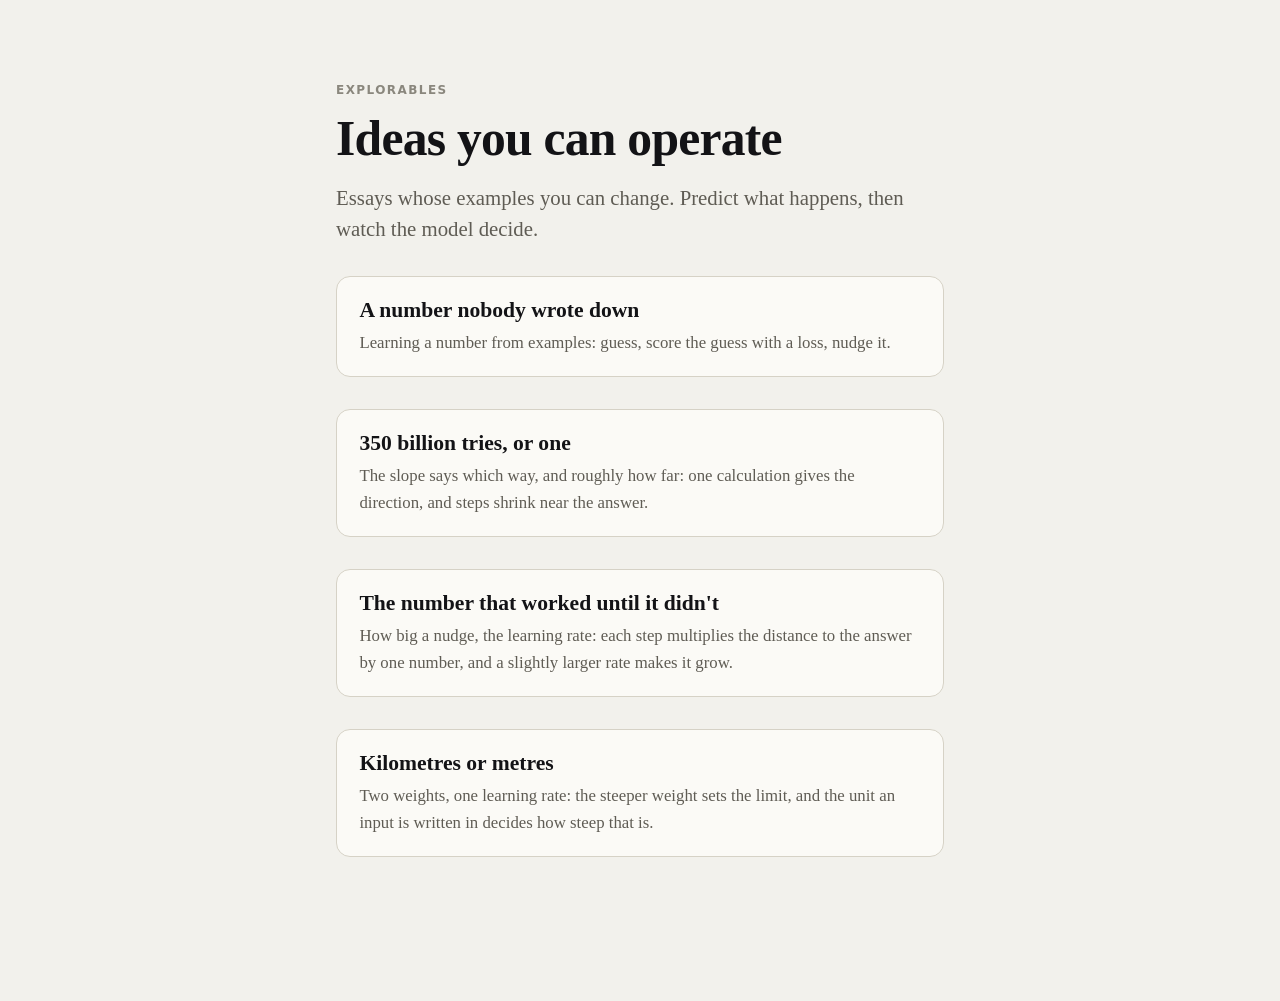
<file: index.html>
<!doctype html>
<html lang="en">
<head>
  <meta charset="utf-8">
  <meta name="viewport" content="width=device-width, initial-scale=1">
  <title>Explorables</title>
  <link rel="stylesheet" href="theme.css">
  <style>
    .entry { display: block; padding: 1.25rem 1.4rem; border: 1px solid var(--line); border-radius: 14px; background: var(--surface-raised); text-decoration: none; }
    .entry:hover { border-color: var(--line-strong); }
    .entry h2 { margin: 0 0 0.3rem; font-size: 1.35rem; }
    .entry p { margin: 0; color: var(--ink-muted); font-size: 1.05rem; }
    main > .entry { max-width: var(--measure); margin: 2rem auto; }
  </style>
</head>
<body>
  <main>
    <header>
      <p class="kicker">Explorables</p>
      <h1>Ideas you can operate</h1>
      <p class="dek">Essays whose examples you can change. Predict what happens, then watch the model decide.</p>
    </header>
    <a class="entry" href="learn-a-number.html">
      <h2>A number nobody wrote down</h2>
      <p>Learning a number from examples: guess, score the guess with a loss, nudge it.</p>
    </a>
    <a class="entry" href="slope.html">
      <h2>350 billion tries, or one</h2>
      <p>The slope says which way, and roughly how far: one calculation gives the direction, and steps shrink near the answer.</p>
    </a>
    <a class="entry" href="learning-rate.html">
      <h2>The number that worked until it didn't</h2>
      <p>How big a nudge, the learning rate: each step multiplies the distance to the answer by one number, and a slightly larger rate makes it grow.</p>
    </a>
    <a class="entry" href="two-weights.html">
      <h2>Kilometres or metres</h2>
      <p>Two weights, one learning rate: the steeper weight sets the limit, and the unit an input is written in decides how steep that is.</p>
    </a>
  </main>
</body>
</html>
</file>
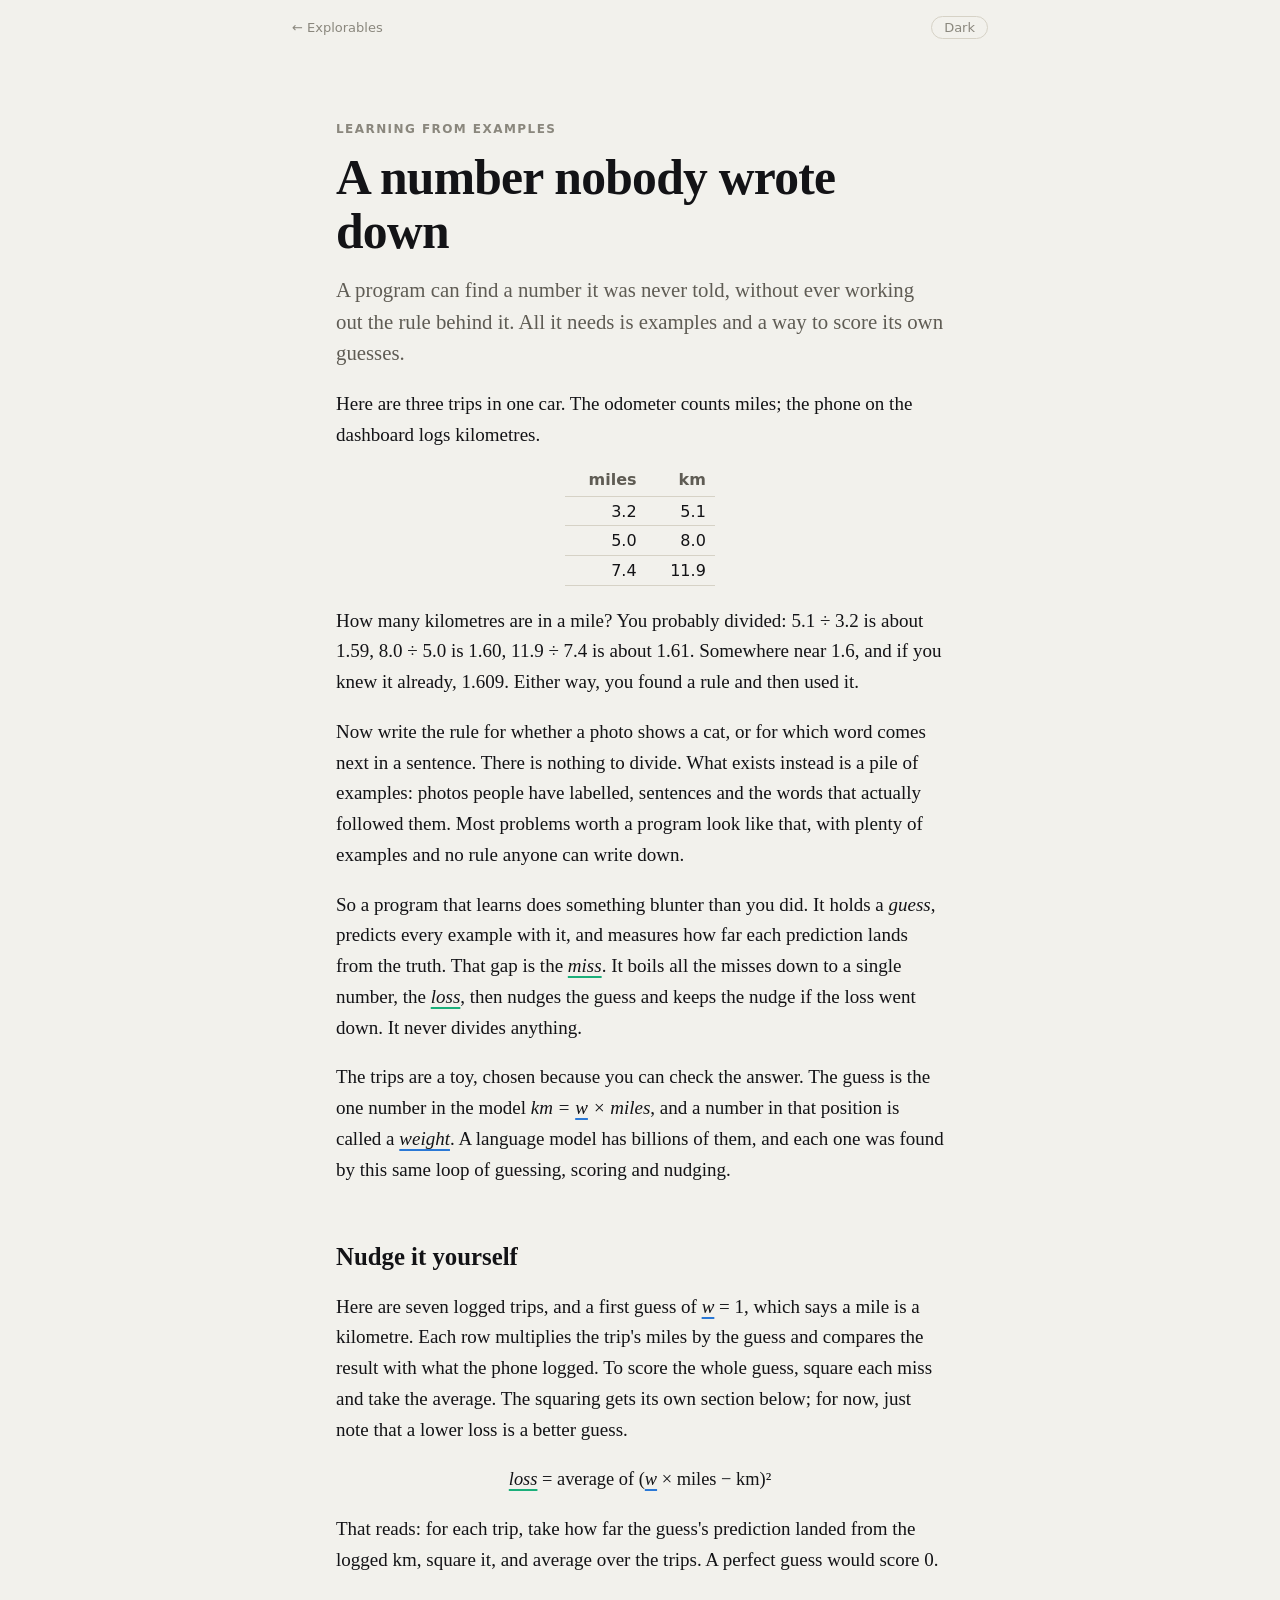
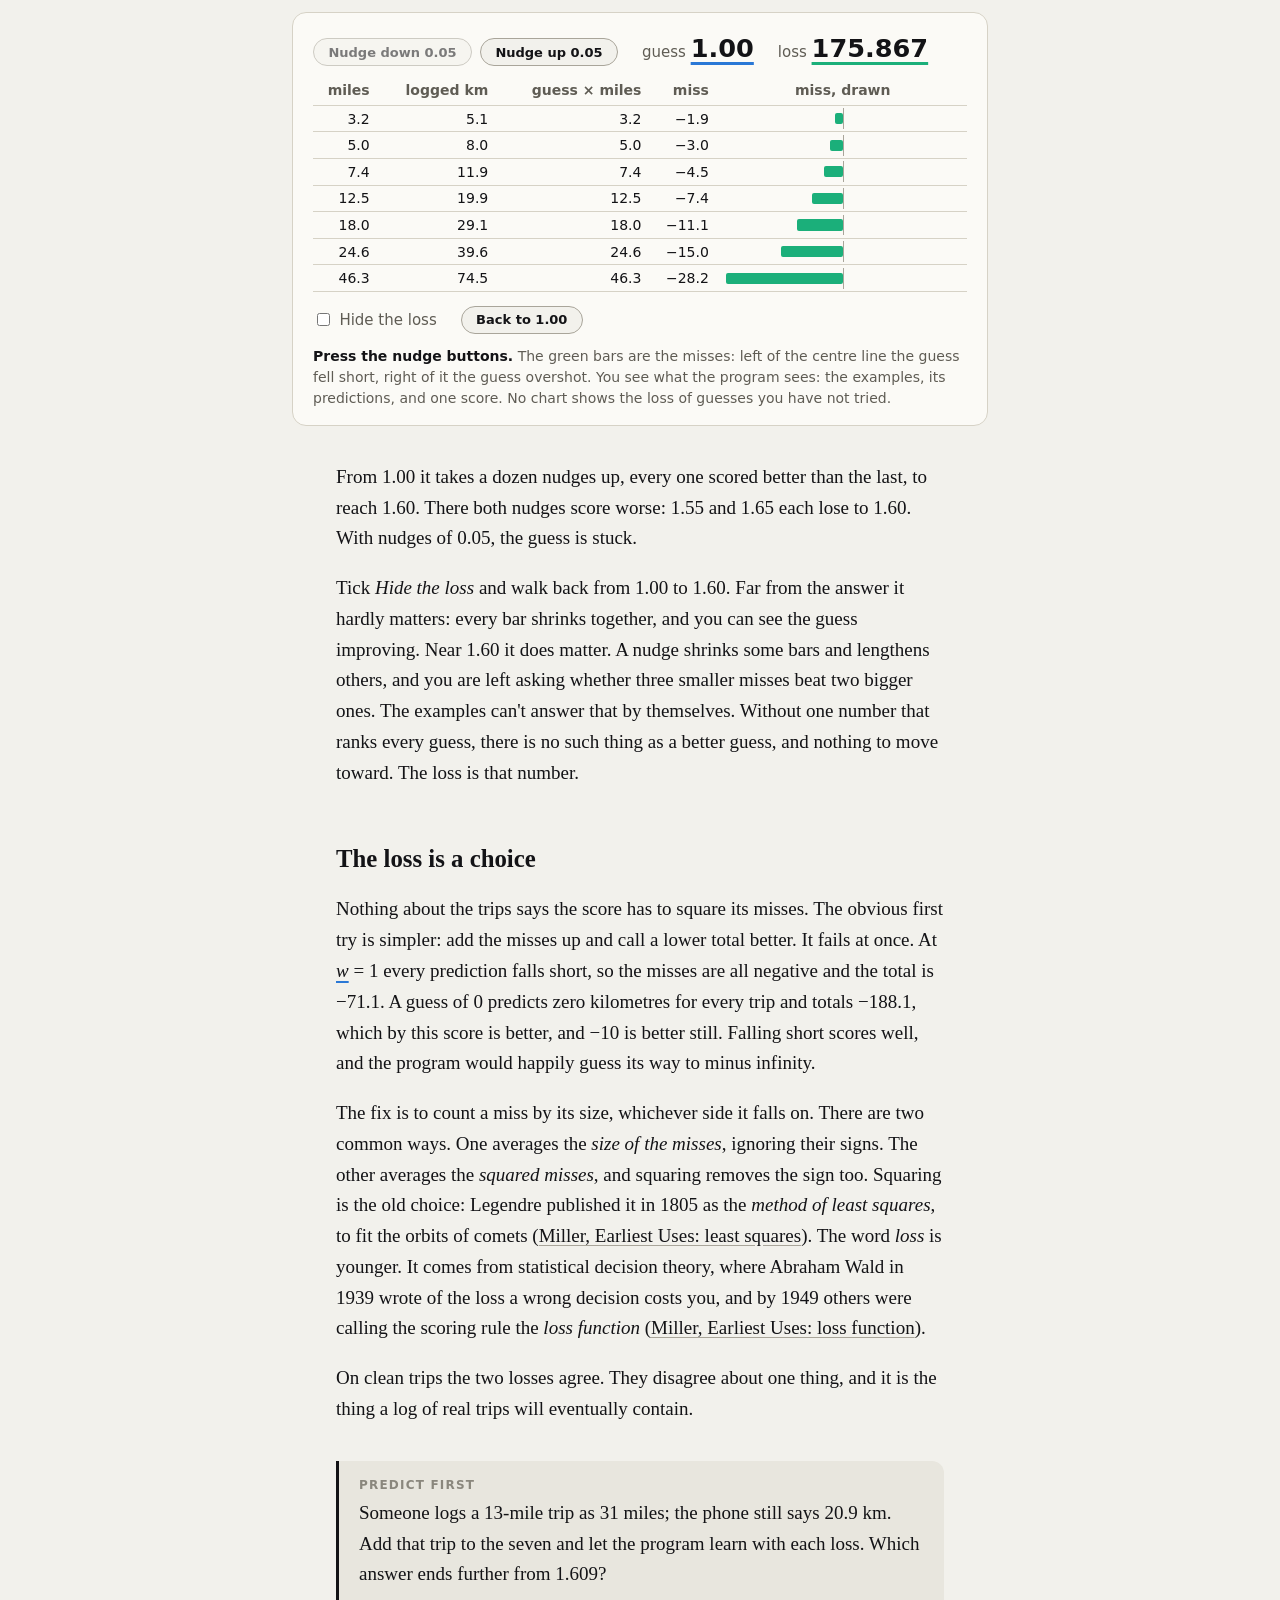
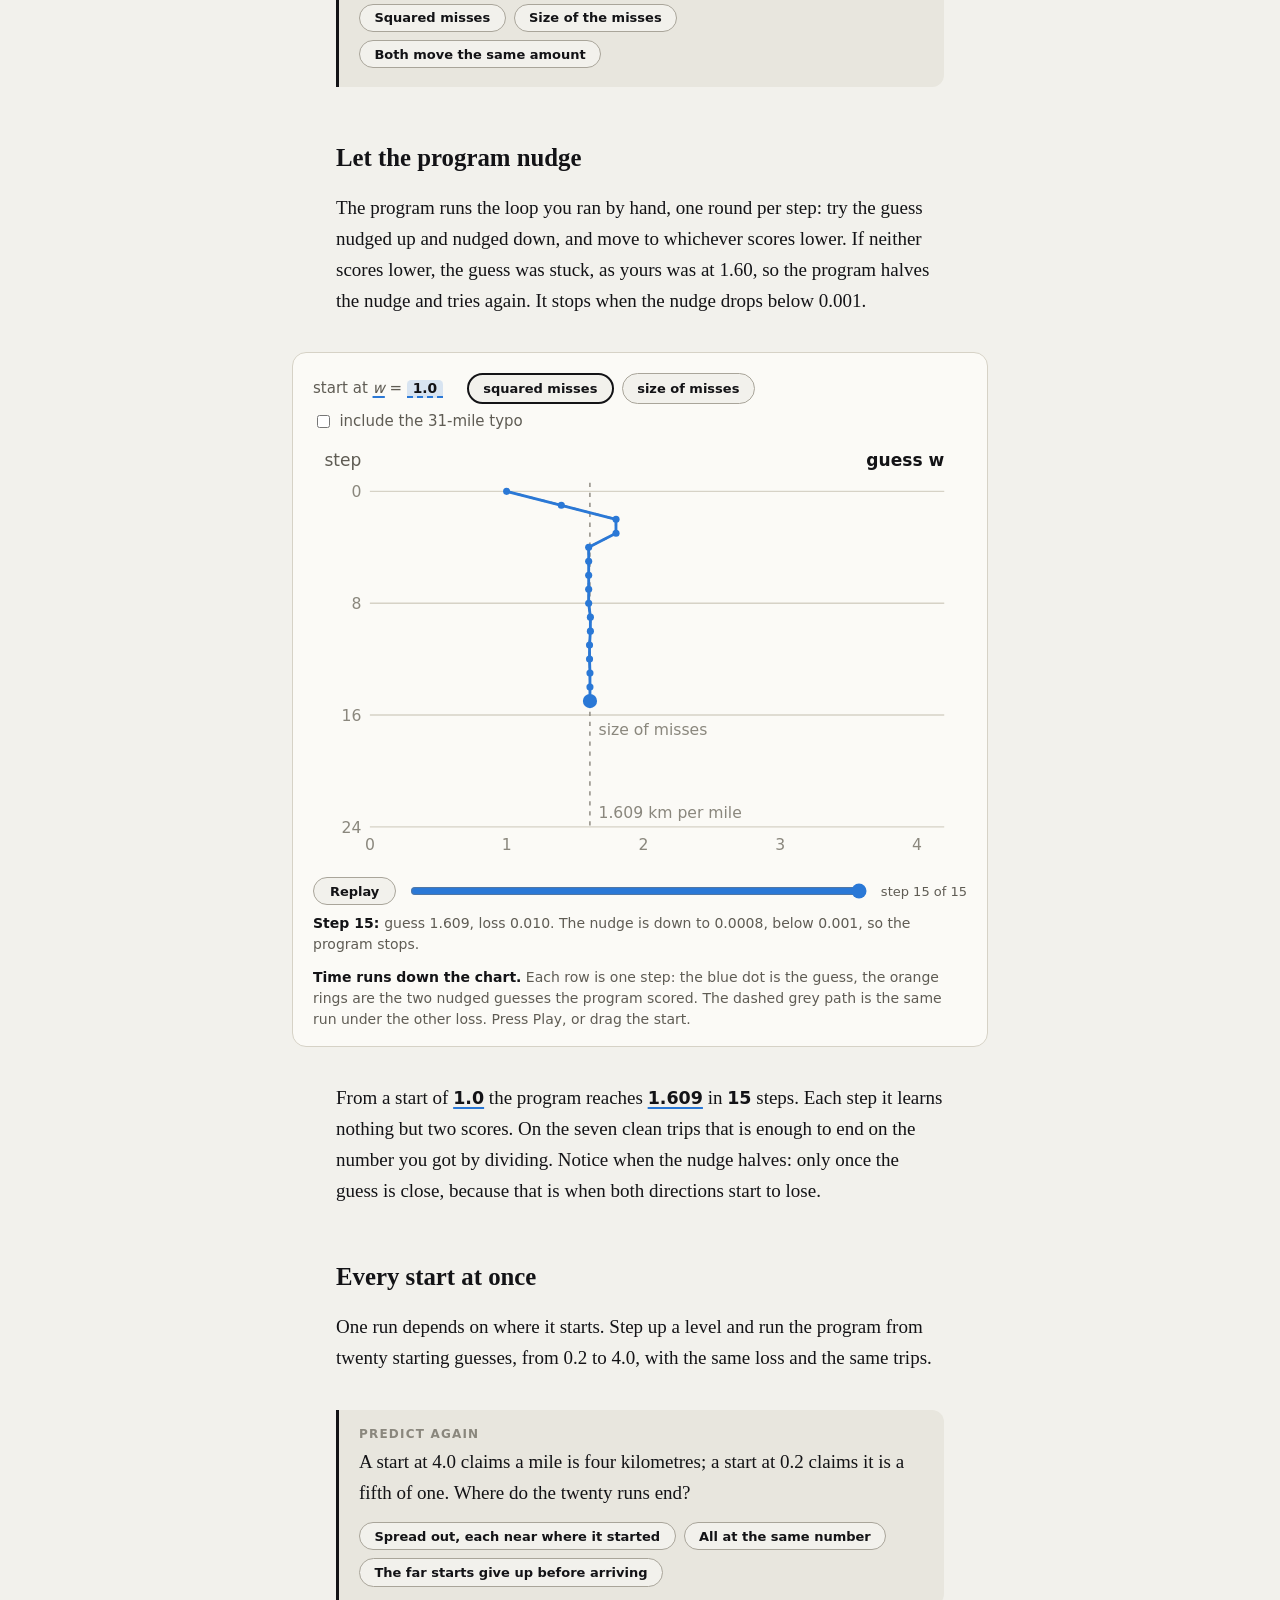
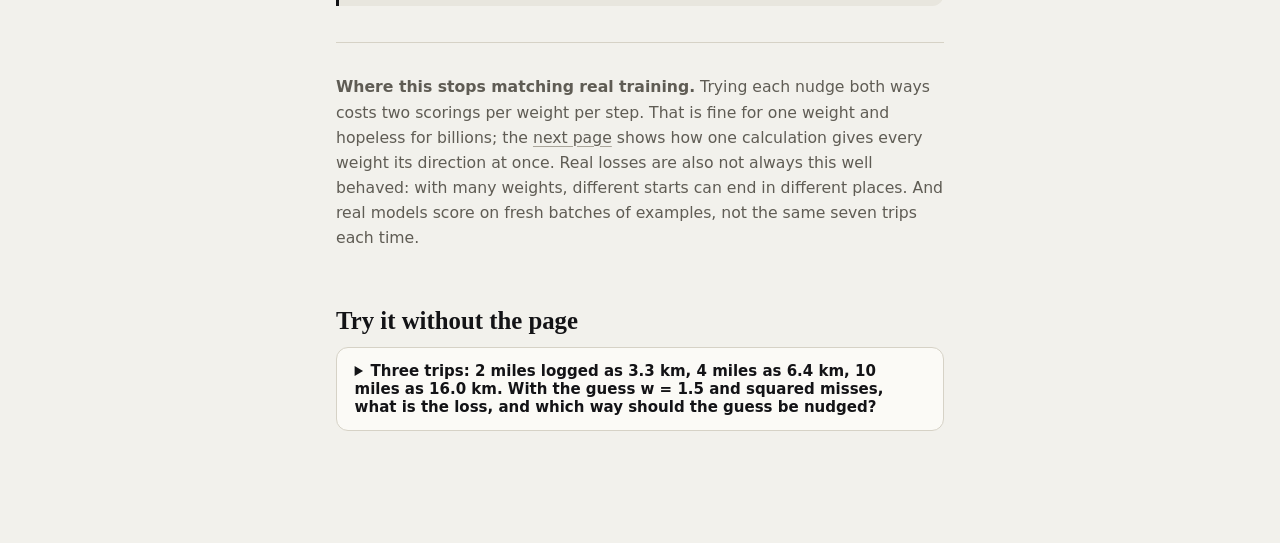
<file: learn-a-number.html>
<!doctype html>
<html lang="en">
<head>
  <meta charset="utf-8">
  <meta name="viewport" content="width=device-width, initial-scale=1">
  <title>Learning a number from examples · Explorables</title>
  <link rel="stylesheet" href="theme.css">
  <style>
    .trips { width: 100%; border-collapse: collapse; font: 0.875rem var(--sans); font-variant-numeric: tabular-nums; }
    .trips th { font-weight: 600; color: var(--ink-muted); text-align: right; padding: 0 0.6rem 0.4rem 0; border-bottom: 1px solid var(--line); }
    .trips td { text-align: right; padding: 0.3rem 0.6rem 0.3rem 0; border-bottom: 1px solid var(--line); }
    .trips .bar-cell { width: 38%; padding-right: 0; }
    .trips th.bar-cell { text-align: center; }
    .miss-bar { position: relative; height: 0.7rem; }
    .miss-bar::before { content: ""; position: absolute; left: 50%; top: -0.3rem; bottom: -0.3rem; border-left: 1px solid var(--line-strong); }
    .miss-bar span { position: absolute; top: 0; bottom: 0; background: var(--c-loss); border-radius: 2px; }
    .trips.opener { width: auto; margin: 1.25rem auto; font-size: 1rem; }
    .trips.opener td, .trips.opener th { padding-left: 1.5rem; }
    .scoreboard { display: flex; flex-wrap: wrap; align-items: baseline; gap: 0.4rem 1.5rem; font: 0.9375rem var(--sans); color: var(--ink-muted); margin-bottom: 1rem; }
    .scoreboard .big { font: 600 1.6rem var(--sans); color: var(--ink); font-variant-numeric: tabular-nums; }
    .scoreboard .big.param { text-decoration: underline 3px var(--c-param); text-underline-offset: 0.2em; }
    .scoreboard .big.loss { text-decoration: underline 3px var(--c-loss); text-underline-offset: 0.2em; }
    .scoreboard [hidden] { display: none; }
    .nudges { display: flex; gap: 0.5rem; }
    .pill[aria-pressed="true"] { border-color: var(--ink); border-width: 2px; }
    .toggle { display: inline-flex; align-items: center; gap: 0.4rem; cursor: pointer; }
    .toggle input { accent-color: var(--ink); }
    .log { font: 0.875rem/1.5 var(--sans); color: var(--ink-muted); min-height: 3em; margin: 0.5rem 0 0; }
    .log strong { color: var(--ink); }
    .trace-path { fill: none; stroke: var(--c-param); stroke-width: 2; stroke-linejoin: round; }
    .trace-path.other { stroke: var(--ink-faint); stroke-dasharray: 4 4; stroke-width: 1.5; }
    .trace-path.faint { stroke-opacity: 0.35; stroke-width: 1.25; }
    .trace-dot { fill: var(--c-param); }
    .tried-mark { fill: none; stroke: var(--c-rate); stroke-width: 2; }
    .start-dot { fill: var(--surface-raised); stroke: var(--c-param); stroke-width: 2; cursor: pointer; }
    .start-dot.active { fill: var(--c-param); }
    #fig-all[hidden] { display: none; }
    @media (max-width: 560px) { .trips .wide { display: none; } }
  </style>
  <script src="explorable.js"></script>
  <script src="learn-a-number.js" defer></script>
</head>
<body>
  <nav class="topbar">
    <a href="index.html">← Explorables</a>
    <button id="theme" type="button">Dark</button>
  </nav>

  <main>
    <header>
      <p class="kicker">Learning from examples</p>
      <h1>A number nobody wrote down</h1>
      <p class="dek">A program can find a number it was never told, without ever working out the rule behind it. All it needs is examples and a way to score its own guesses.</p>
    </header>

    <p>Here are three trips in one car. The odometer counts miles; the phone on the dashboard logs kilometres.</p>
    <table class="trips opener">
      <thead><tr><th>miles</th><th>km</th></tr></thead>
      <tbody>
        <tr><td>3.2</td><td>5.1</td></tr>
        <tr><td>5.0</td><td>8.0</td></tr>
        <tr><td>7.4</td><td>11.9</td></tr>
      </tbody>
    </table>
    <p>How many kilometres are in a mile? You probably divided: 5.1 ÷ 3.2 is about 1.59, 8.0 ÷ 5.0 is 1.60, 11.9 ÷ 7.4 is about 1.61. Somewhere near 1.6, and if you knew it already, 1.609. Either way, you found a rule and then used it.</p>
    <p>Now write the rule for whether a photo shows a cat, or for which word comes next in a sentence. There is nothing to divide. What exists instead is a pile of examples: photos people have labelled, sentences and the words that actually followed them. Most problems worth a program look like that, with plenty of examples and no rule anyone can write down.</p>
    <p>So a program that learns does something blunter than you did. It holds a <em>guess</em>, predicts every example with it, and measures how far each prediction lands from the truth. That gap is the <span class="v loss">miss</span>. It boils all the misses down to a single number, the <span class="v loss">loss</span>, then nudges the guess and keeps the nudge if the loss went down. It never divides anything.</p>
    <p>The trips are a toy, chosen because you can check the answer. The guess is the one number in the model <em>km = <span class="v param">w</span> × miles</em>, and a number in that position is called a <span class="v param">weight</span>. A language model has billions of them, and each one was found by this same loop of guessing, scoring and nudging.</p>

    <h2>Nudge it yourself</h2>
    <p>Here are seven logged trips, and a first guess of <span class="v param">w</span> = 1, which says a mile is a kilometre. Each row multiplies the trip's miles by the guess and compares the result with what the phone logged. To score the whole guess, square each miss and take the average. The squaring gets its own section below; for now, just note that a lower loss is a better guess.</p>
    <p class="equation"><span class="v loss">loss</span> = average of (<span class="v param">w</span> × miles − km)²</p>
    <p>That reads: for each trip, take how far the guess's prediction landed from the logged km, square it, and average over the trips. A perfect guess would score 0.</p>

    <figure id="fig-hand">
      <div class="scoreboard">
        <div class="nudges">
          <button type="button" class="pill" id="nudge-down">Nudge down 0.05</button>
          <button type="button" class="pill" id="nudge-up">Nudge up 0.05</button>
        </div>
        <span>guess <span class="big param" id="hand-guess"></span></span>
        <span id="hand-score">loss <span class="big loss" id="hand-loss"></span> <span id="hand-verdict"></span></span>
      </div>
      <table class="trips">
        <thead><tr><th>miles</th><th>logged km</th><th class="wide">guess × miles</th><th>miss</th><th class="bar-cell">miss, drawn</th></tr></thead>
        <tbody id="hand-rows"></tbody>
      </table>
      <div class="controls" style="margin-top: 0.85rem; margin-bottom: 0">
        <label class="toggle"><input type="checkbox" id="hide-loss"> Hide the loss</label>
        <button type="button" class="pill" id="hand-reset">Back to 1.00</button>
      </div>
      <figcaption><strong>Press the nudge buttons.</strong> The green bars are the misses: left of the centre line the guess fell short, right of it the guess overshot. You see what the program sees: the examples, its predictions, and one score. No chart shows the loss of guesses you have not tried.</figcaption>
    </figure>

    <p>From 1.00 it takes a dozen nudges up, every one scored better than the last, to reach 1.60. There both nudges score worse: 1.55 and 1.65 each lose to 1.60. With nudges of 0.05, the guess is stuck.</p>
    <p>Tick <em>Hide the loss</em> and walk back from 1.00 to 1.60. Far from the answer it hardly matters: every bar shrinks together, and you can see the guess improving. Near 1.60 it does matter. A nudge shrinks some bars and lengthens others, and you are left asking whether three smaller misses beat two bigger ones. The examples can't answer that by themselves. Without one number that ranks every guess, there is no such thing as a better guess, and nothing to move toward. The loss is that number.</p>

    <h2>The loss is a choice</h2>
    <p>Nothing about the trips says the score has to square its misses. The obvious first try is simpler: add the misses up and call a lower total better. It fails at once. At <span class="v param">w</span> = 1 every prediction falls short, so the misses are all negative and the total is −71.1. A guess of 0 predicts zero kilometres for every trip and totals −188.1, which by this score is better, and −10 is better still. Falling short scores well, and the program would happily guess its way to minus infinity.</p>
    <p>The fix is to count a miss by its size, whichever side it falls on. There are two common ways. One averages the <em>size of the misses</em>, ignoring their signs. The other averages the <em>squared misses</em>, and squaring removes the sign too. Squaring is the old choice: Legendre published it in 1805 as the <em>method of least squares</em>, to fit the orbits of comets (<a href="https://mathshistory.st-andrews.ac.uk/Miller/mathword/m/">Miller, Earliest Uses: least squares</a>). The word <em>loss</em> is younger. It comes from statistical decision theory, where Abraham Wald in 1939 wrote of the loss a wrong decision costs you, and by 1949 others were calling the scoring rule the <em>loss function</em> (<a href="https://mathshistory.st-andrews.ac.uk/Miller/mathword/l/">Miller, Earliest Uses: loss function</a>).</p>
    <p>On clean trips the two losses agree. They disagree about one thing, and it is the thing a log of real trips will eventually contain.</p>

    <x-predict id="predict-typo">
      <p class="predict-label">Predict first</p>
      <p>Someone logs a 13-mile trip as 31 miles; the phone still says 20.9 km. Add that trip to the seven and let the program learn with each loss. Which answer ends further from 1.609?</p>
      <div class="answers">
        <button type="button" data-answer="squared" data-correct>Squared misses</button>
        <button type="button" data-answer="size">Size of the misses</button>
        <button type="button" data-answer="same">Both move the same amount</button>
      </div>
      <div data-reveal>
        <p class="verdict">Squaring gets dragged away.</p>
        <p>The figure below now includes the bad trip. Squared misses settle at <x-show bind="typoSquaredEnd" digits="3" color="param"></x-show>; size of the misses settles at <x-show bind="typoSizeEnd" digits="3" color="param"></x-show>. The bad trip misses by about 29 km near the true answer. Squared, that is about 840, far more than the seven honest trips' squared misses put together, so the cheapest way to lower the loss is to give up on the seven and shrink that one. Counted by size, it is one miss among eight and can't outvote the rest.</p>
        <p>Neither loss is the correct one. Squaring buys a smooth score that punishes one big error more than several small ones; sizes let a lone outlier be outvoted. Whoever builds the program decides which mistakes matter, and the program finds the best guess <em>by that score</em>.</p>
      </div>
    </x-predict>

    <h2>Let the program nudge</h2>
    <p>The program runs the loop you ran by hand, one round per step: try the guess nudged up and nudged down, and move to whichever scores lower. If neither scores lower, the guess was stuck, as yours was at 1.60, so the program halves the nudge and tries again. It stops when the nudge drops below 0.001.</p>

    <figure id="fig-run">
      <div class="controls">
        <span>start at <span class="v param">w</span> = <x-scrub bind="start" min="0.2" max="4" step="0.1" digits="1" color="param"></x-scrub></span>
        <span class="nudges" role="group" aria-label="loss">
          <button type="button" class="pill" data-loss="squared">squared misses</button>
          <button type="button" class="pill" data-loss="size">size of misses</button>
        </span>
        <label class="toggle"><input type="checkbox" id="typo"> include the 31-mile typo</label>
      </div>
      <svg id="run" viewBox="0 0 460 300" role="img" aria-label="The guess at each step of the program's run, with the nudges it tried"></svg>
      <x-player bind="k" max="24" label="step"></x-player>
      <p class="log" id="run-log"></p>
      <figcaption><strong>Time runs down the chart.</strong> Each row is one step: the blue dot is the guess, the orange rings are the two nudged guesses the program scored. The dashed grey path is the same run under the other loss. Press Play, or drag the start.</figcaption>
    </figure>

    <p>From a start of <x-show bind="start" digits="1" color="param"></x-show> the program reaches <x-show bind="runEnd" digits="3" color="param"></x-show> in <x-show bind="runSteps" digits="0"></x-show> steps. Each step it learns nothing but two scores. On the seven clean trips that is enough to end on the number you got by dividing. Notice when the nudge halves: only once the guess is close, because that is when both directions start to lose.</p>

    <h2>Every start at once</h2>
    <p>One run depends on where it starts. Step up a level and run the program from twenty starting guesses, from 0.2 to 4.0, with the same loss and the same trips.</p>

    <x-predict id="predict-starts">
      <p class="predict-label">Predict again</p>
      <p>A start at 4.0 claims a mile is four kilometres; a start at 0.2 claims it is a fifth of one. Where do the twenty runs end?</p>
      <div class="answers">
        <button type="button" data-answer="spread">Spread out, each near where it started</button>
        <button type="button" data-answer="same" data-correct>All at the same number</button>
        <button type="button" data-answer="far">The far starts give up before arriving</button>
      </div>
      <div data-reveal>
        <p class="verdict">They all end together.</p>
        <p>Every run ends at <x-show bind="allEnd" digits="3" color="param"></x-show>. The starting guess changes the route and how many steps it takes; it doesn't change the destination. The destination is set by the examples and the loss. Switch the loss or add the typo above, and all twenty move together.</p>
      </div>
    </x-predict>

    <figure id="fig-all" hidden>
      <svg id="all" viewBox="0 0 460 300" role="img" aria-label="Twenty runs of the program from different starting guesses"></svg>
      <figcaption><strong>Point at a start</strong> along the top to pick its run out of the bundle; click to replay that single run in the figure above. The loss and the trips are the ones chosen above.</figcaption>
    </figure>

    <aside class="limits">
      <p><strong>Where this stops matching real training.</strong> Trying each nudge both ways costs two scorings per weight per step. That is fine for one weight and hopeless for billions; the <a href="slope.html">next page</a> shows how one calculation gives every weight its direction at once. Real losses are also not always this well behaved: with many weights, different starts can end in different places. And real models score on fresh batches of examples, not the same seven trips each time.</p>
    </aside>

    <h2>Try it without the page</h2>
    <details class="check">
      <summary>Three trips: 2 miles logged as 3.3 km, 4 miles as 6.4 km, 10 miles as 16.0 km. With the guess w = 1.5 and squared misses, what is the loss, and which way should the guess be nudged?</summary>
      <p>The predictions are 3.0, 6.0 and 15.0 km, so the misses are −0.3, −0.4 and −1.0. Squared, they are 0.09, 0.16 and 1.00, and their average, the loss, is about 0.42. Every miss is short, so nudge up. At w = 1.6 the misses become −0.1, 0 and 0, and the loss drops to about 0.003.</p>
    </details>
  </main>
</body>
</html>
</file>
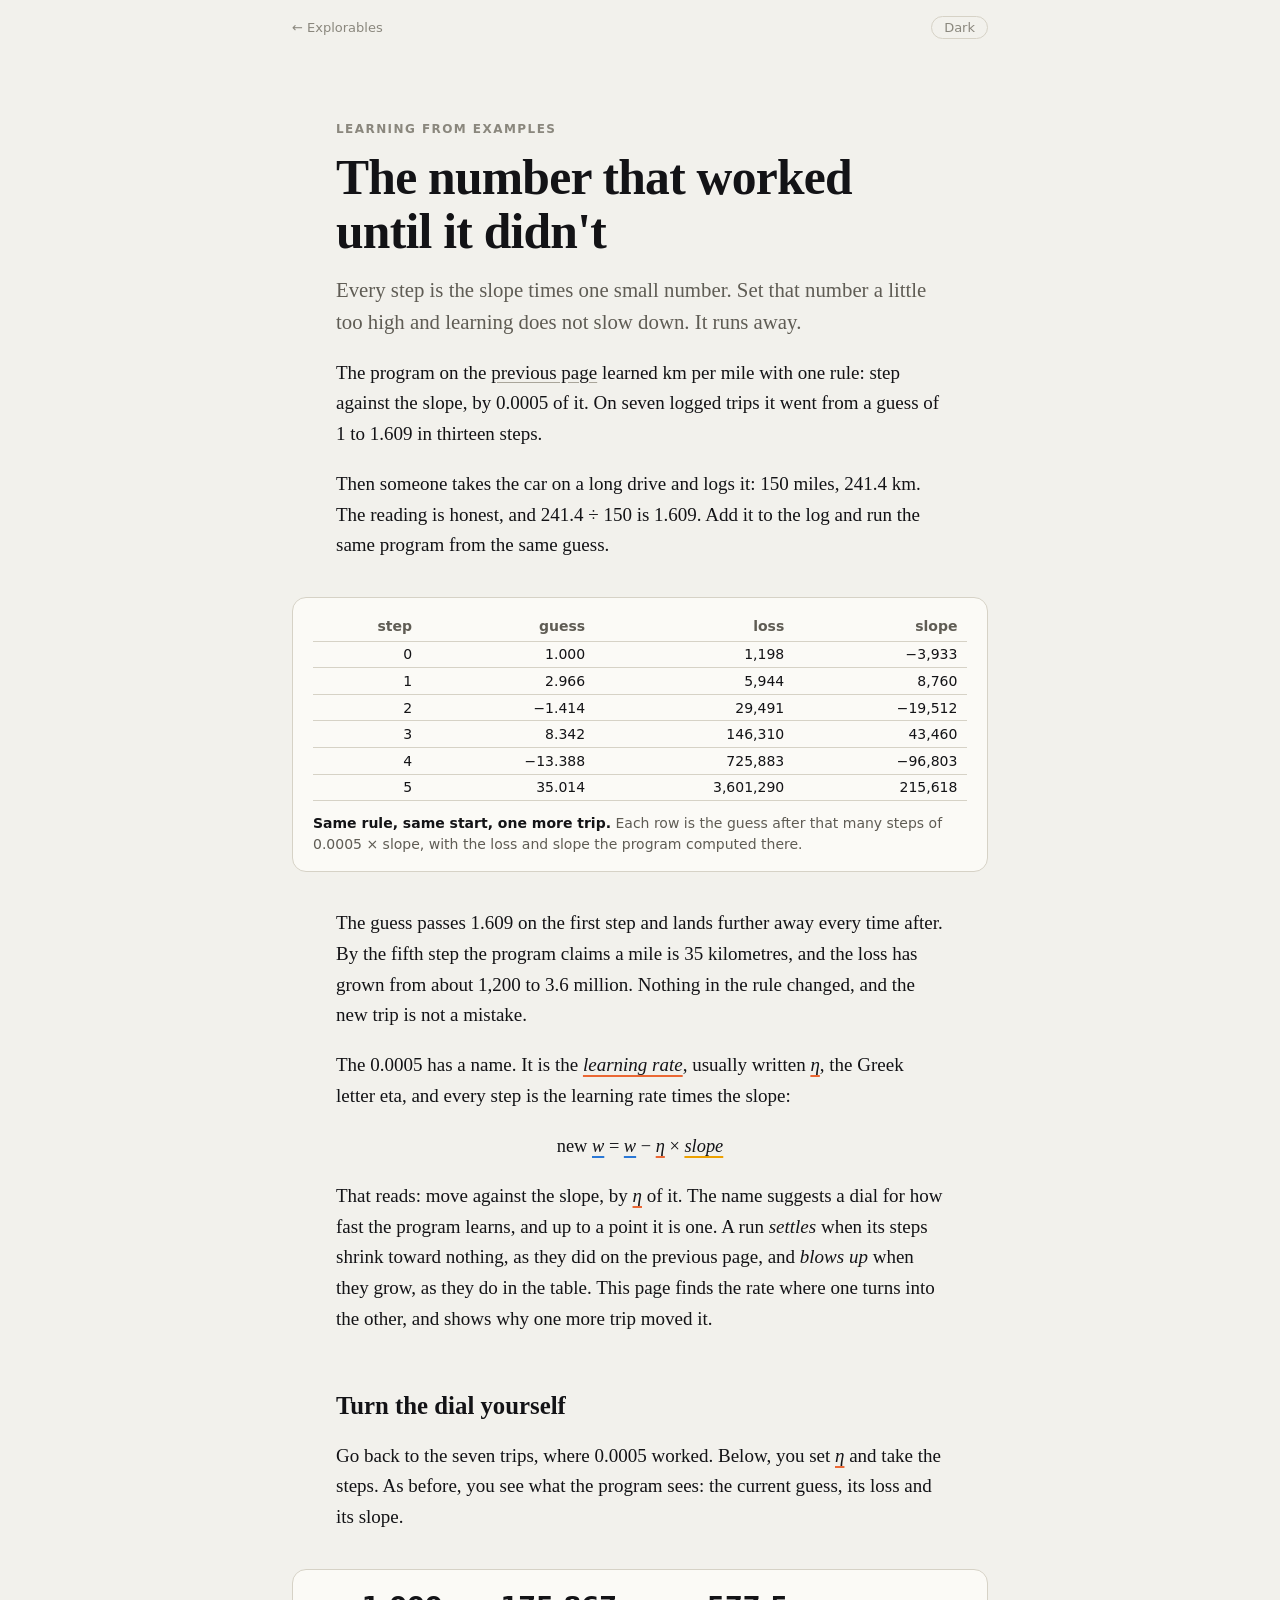
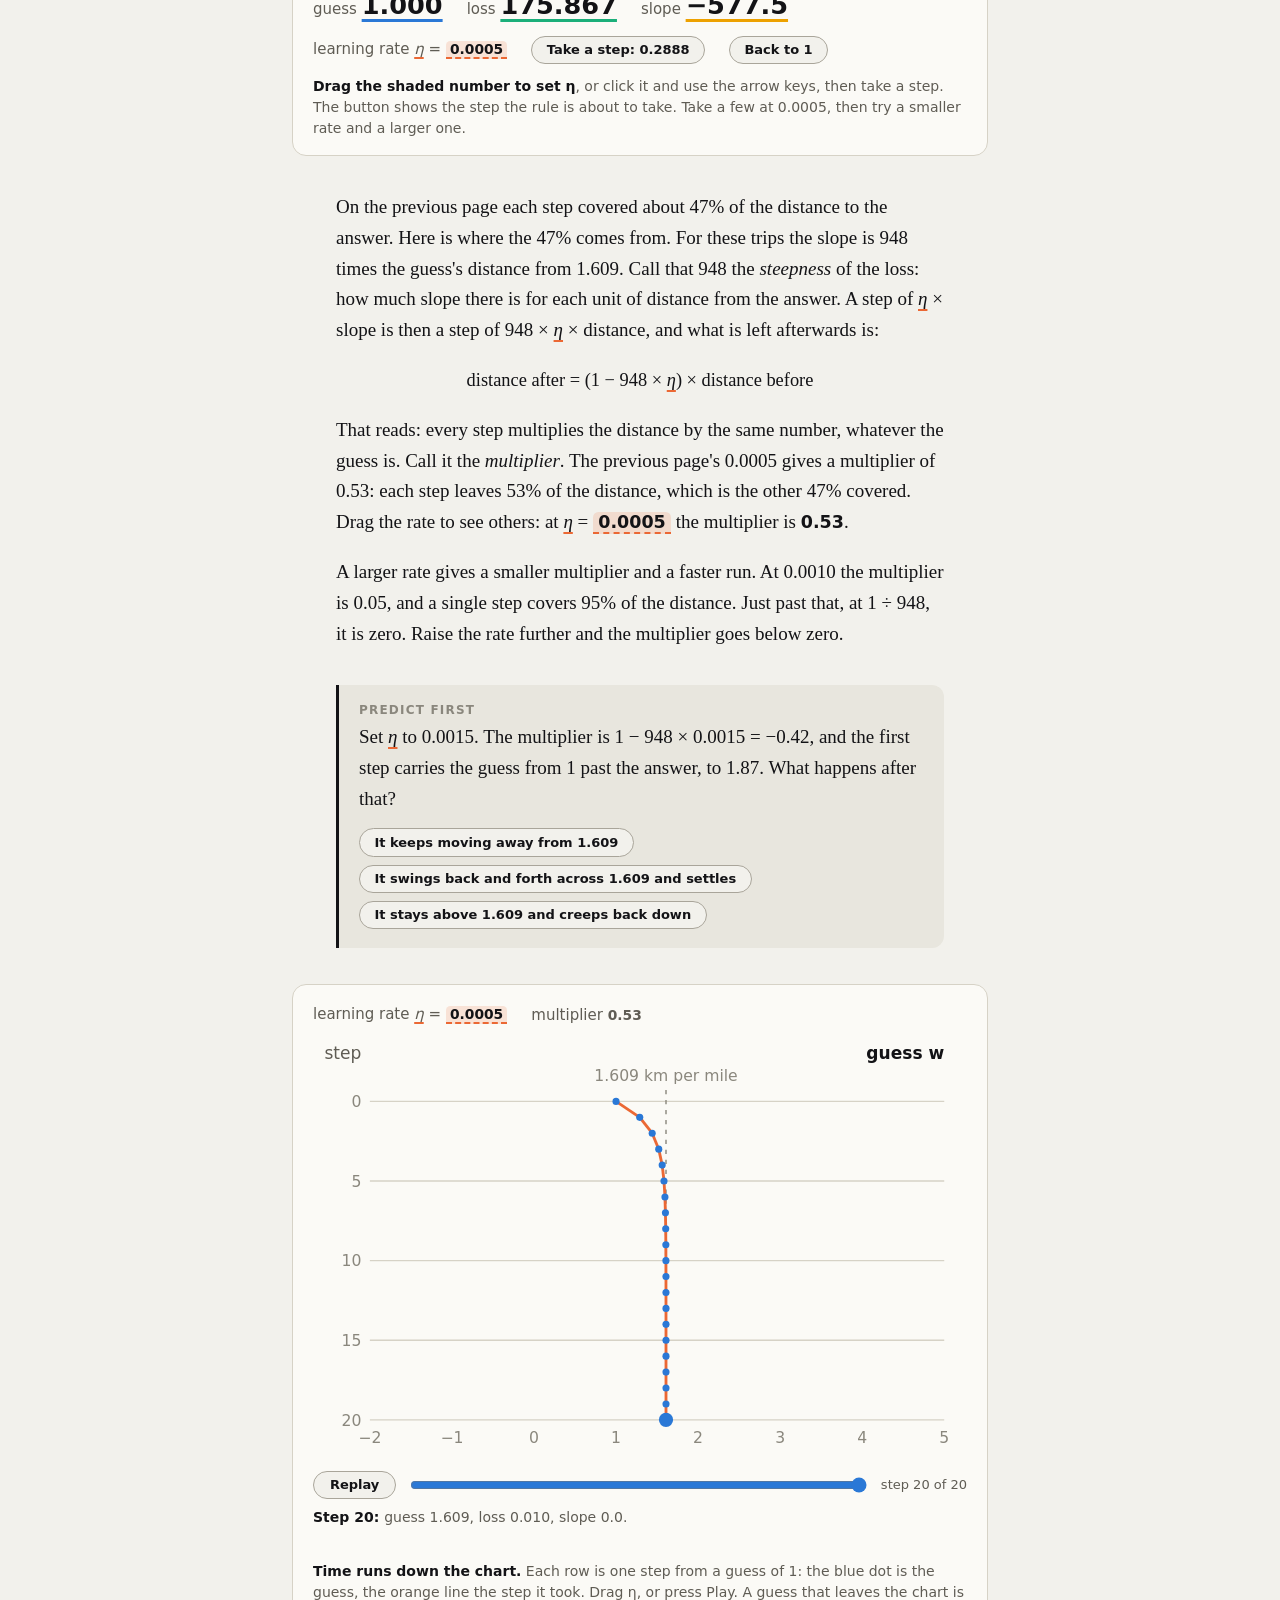
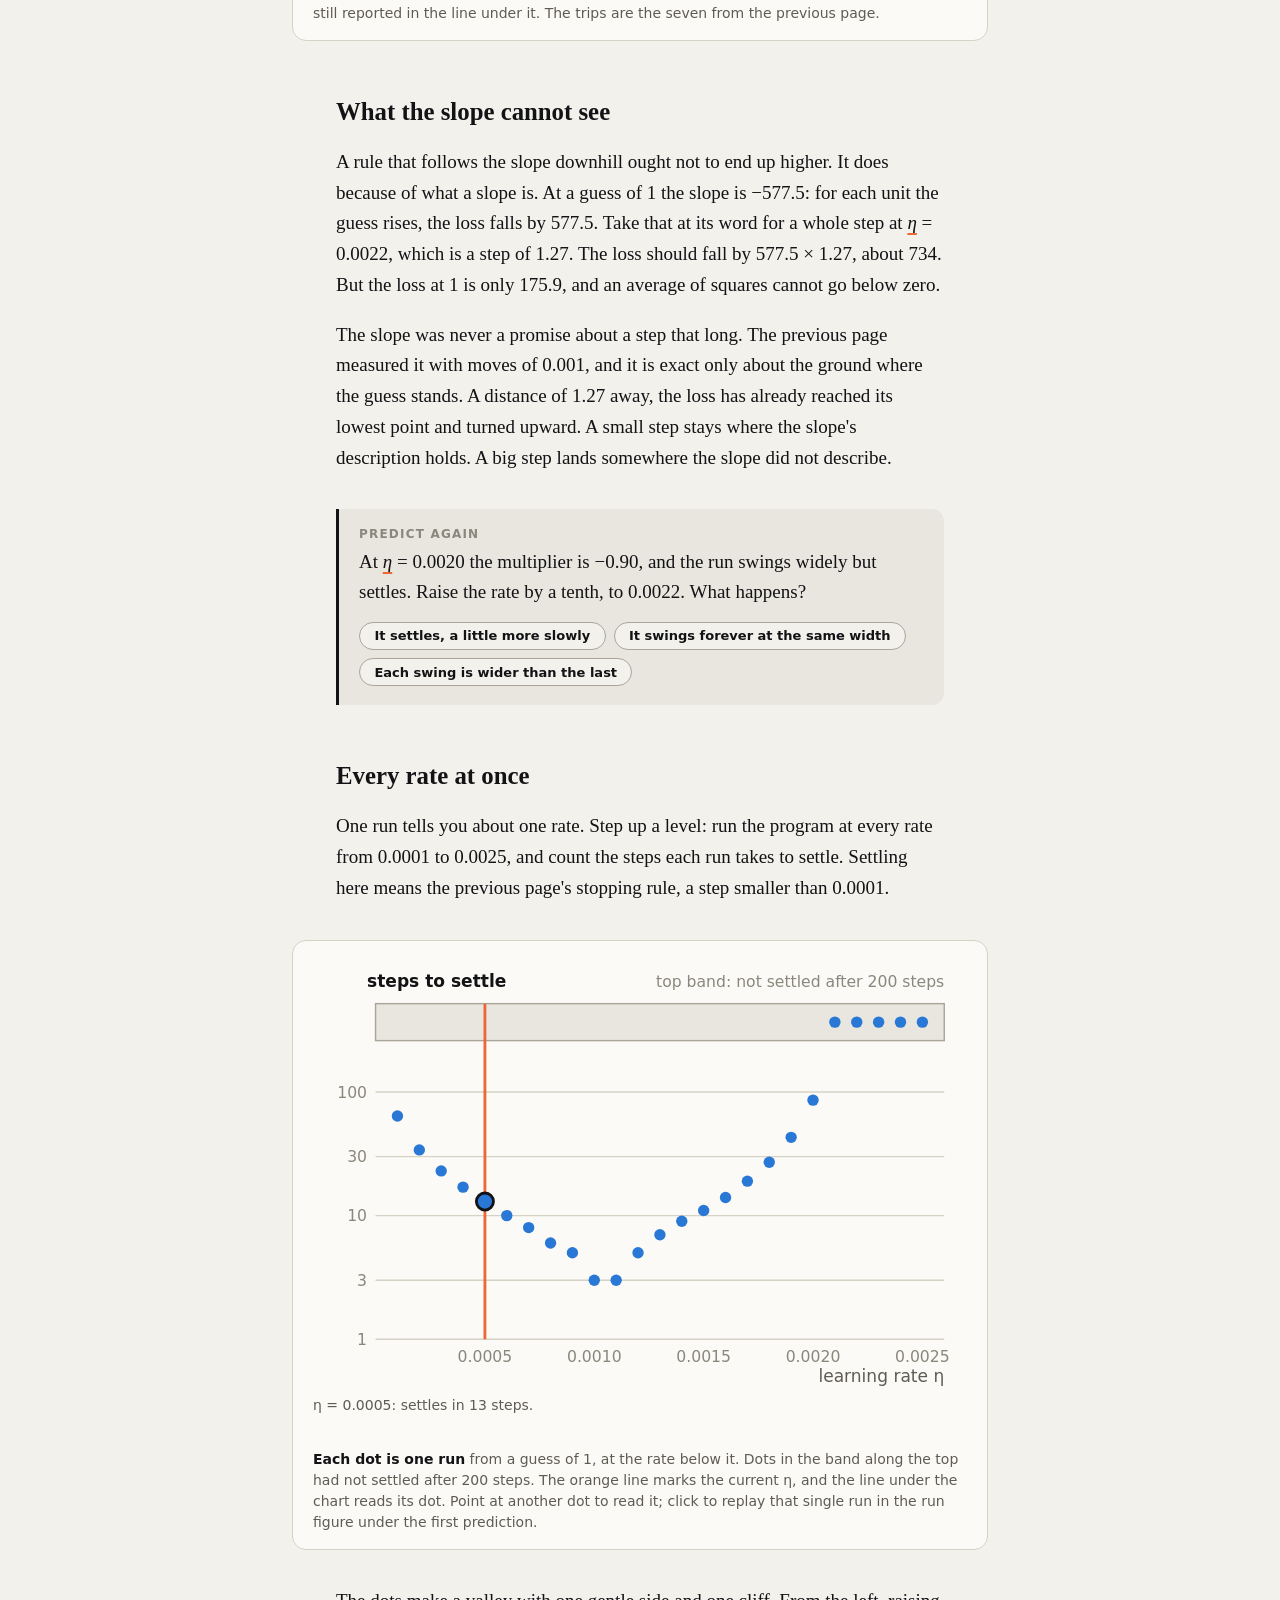
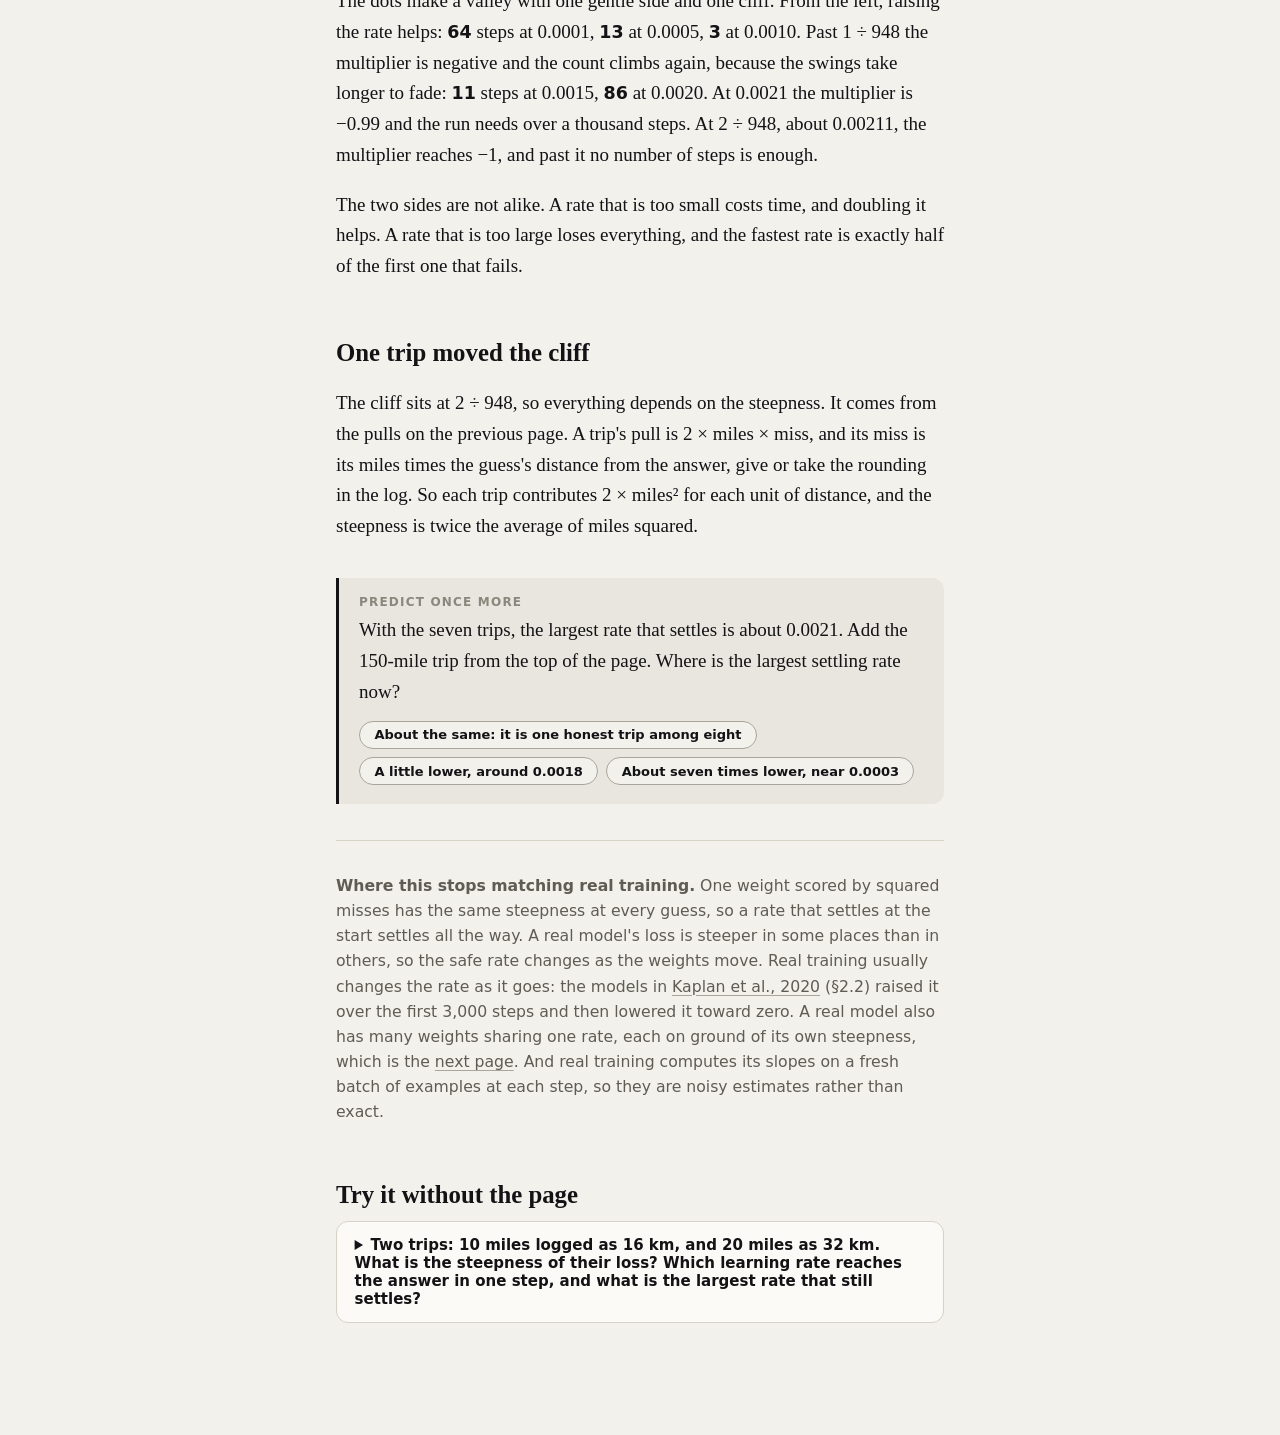
<file: learning-rate.html>
<!doctype html>
<html lang="en">
<head>
  <meta charset="utf-8">
  <meta name="viewport" content="width=device-width, initial-scale=1">
  <title>How big a nudge: the learning rate · Explorables</title>
  <link rel="stylesheet" href="theme.css">
  <style>
    .trips { width: 100%; border-collapse: collapse; font: 0.875rem var(--sans); font-variant-numeric: tabular-nums; }
    .trips th { font-weight: 600; color: var(--ink-muted); text-align: right; padding: 0 0.6rem 0.4rem 0; border-bottom: 1px solid var(--line); }
    .trips td { text-align: right; padding: 0.3rem 0.6rem 0.3rem 0; border-bottom: 1px solid var(--line); }
    .trips tr.wrong-way td { color: var(--c-rate); }
    .scoreboard { display: flex; flex-wrap: wrap; align-items: baseline; gap: 0.4rem 1.5rem; font: 0.9375rem var(--sans); color: var(--ink-muted); margin-bottom: 1rem; }
    .scoreboard .big { font: 600 1.6rem var(--sans); color: var(--ink); font-variant-numeric: tabular-nums; }
    .scoreboard .big.param { text-decoration: underline 3px var(--c-param); text-underline-offset: 0.2em; }
    .scoreboard .big.loss { text-decoration: underline 3px var(--c-loss); text-underline-offset: 0.2em; }
    .scoreboard .big.slope { text-decoration: underline 3px var(--c-slope); text-underline-offset: 0.2em; }
    .log { font: 0.875rem/1.5 var(--sans); color: var(--ink-muted); min-height: 3em; margin: 0.5rem 0 0; }
    .log strong { color: var(--ink); }
    .trace-dot { fill: var(--c-param); }
    .step-arrow { stroke: var(--c-rate); stroke-width: 2; }
    .sweep-dot { fill: var(--c-param); }
    .sweep-dot.picked { stroke: var(--ink); stroke-width: 2; }
    .unsettled-band { fill: var(--surface-sunken); stroke: var(--line-strong); }
    #sweep, #sweep-long { cursor: pointer; }
    #hand-log[hidden], #fig-growing[hidden], #fig-long[hidden] { display: none; }
    #hand-log { margin-top: 1rem; }
    @media (max-width: 560px) { .trips .wide { display: none; } }
  </style>
  <script src="explorable.js"></script>
  <script src="learning-rate.js" defer></script>
</head>
<body>
  <nav class="topbar">
    <a href="index.html">← Explorables</a>
    <button id="theme" type="button">Dark</button>
  </nav>

  <main>
    <header>
      <p class="kicker">Learning from examples</p>
      <h1>The number that worked until it didn't</h1>
      <p class="dek">Every step is the slope times one small number. Set that number a little too high and learning does not slow down. It runs away.</p>
    </header>

    <p>The program on the <a href="slope.html">previous page</a> learned km per mile with one rule: step against the slope, by 0.0005 of it. On seven logged trips it went from a guess of 1 to 1.609 in thirteen steps.</p>
    <p>Then someone takes the car on a long drive and logs it: 150 miles, 241.4 km. The reading is honest, and 241.4 ÷ 150 is 1.609. Add it to the log and run the same program from the same guess.</p>

    <figure id="fig-fail">
      <table class="trips">
        <thead><tr><th>step</th><th>guess</th><th>loss</th><th>slope</th></tr></thead>
        <tbody id="fail-rows"></tbody>
      </table>
      <figcaption><strong>Same rule, same start, one more trip.</strong> Each row is the guess after that many steps of 0.0005 × slope, with the loss and slope the program computed there.</figcaption>
    </figure>

    <p>The guess passes 1.609 on the first step and lands further away every time after. By the fifth step the program claims a mile is 35 kilometres, and the loss has grown from about 1,200 to 3.6 million. Nothing in the rule changed, and the new trip is not a mistake.</p>
    <p>The 0.0005 has a name. It is the <span class="v rate">learning rate</span>, usually written <span class="v rate">η</span>, the Greek letter eta, and every step is the learning rate times the slope:</p>
    <p class="equation">new <span class="v param">w</span> = <span class="v param">w</span> − <span class="v rate">η</span> × <span class="v slope">slope</span></p>
    <p>That reads: move against the slope, by <span class="v rate">η</span> of it. The name suggests a dial for how fast the program learns, and up to a point it is one. A run <em>settles</em> when its steps shrink toward nothing, as they did on the previous page, and <em>blows up</em> when they grow, as they do in the table. This page finds the rate where one turns into the other, and shows why one more trip moved it.</p>

    <h2>Turn the dial yourself</h2>
    <p>Go back to the seven trips, where 0.0005 worked. Below, you set <span class="v rate">η</span> and take the steps. As before, you see what the program sees: the current guess, its loss and its slope.</p>

    <figure id="fig-hand">
      <div class="scoreboard">
        <span>guess <span class="big param" id="hand-guess"></span></span>
        <span>loss <span class="big loss" id="hand-loss"></span></span>
        <span>slope <span class="big slope" id="hand-slope"></span></span>
      </div>
      <div class="controls" style="margin-bottom: 0">
        <span>learning rate <span class="v rate">η</span> = <x-scrub bind="rate" label="learning rate" min="0.0001" max="0.0025" step="0.0001" digits="4" color="rate"></x-scrub></span>
        <button type="button" class="pill" id="hand-step"></button>
        <button type="button" class="pill" id="hand-reset">Back to 1</button>
      </div>
      <table class="trips" id="hand-log">
        <thead><tr><th>step</th><th>η</th><th class="wide">from</th><th>slope</th><th>step size</th><th>to</th><th>loss went</th></tr></thead>
        <tbody id="hand-rows"></tbody>
      </table>
      <figcaption><strong>Drag the shaded number to set η</strong>, or click it and use the arrow keys, then take a step. The button shows the step the rule is about to take. Take a few at 0.0005, then try a smaller rate and a larger one.</figcaption>
    </figure>

    <p>On the previous page each step covered about 47% of the distance to the answer. Here is where the 47% comes from. For these trips the slope is 948 times the guess's distance from 1.609. Call that 948 the <em>steepness</em> of the loss: how much slope there is for each unit of distance from the answer. A step of <span class="v rate">η</span> × slope is then a step of 948 × <span class="v rate">η</span> × distance, and what is left afterwards is:</p>
    <p class="equation">distance after = (1 − 948 × <span class="v rate">η</span>) × distance before</p>
    <p>That reads: every step multiplies the distance by the same number, whatever the guess is. Call it the <em>multiplier</em>. The previous page's 0.0005 gives a multiplier of 0.53: each step leaves 53% of the distance, which is the other 47% covered. Drag the rate to see others: at <span class="v rate">η</span> = <x-scrub bind="rate" label="learning rate" min="0.0001" max="0.0025" step="0.0001" digits="4" color="rate"></x-scrub> the multiplier is <x-show bind="multiplierSeven"></x-show>.</p>
    <p>A larger rate gives a smaller multiplier and a faster run. At 0.0010 the multiplier is 0.05, and a single step covers 95% of the distance. Just past that, at 1 ÷ 948, it is zero. Raise the rate further and the multiplier goes below zero.</p>

    <x-predict id="predict-swing">
      <p class="predict-label">Predict first</p>
      <p>Set <span class="v rate">η</span> to 0.0015. The multiplier is 1 − 948 × 0.0015 = −0.42, and the first step carries the guess from 1 past the answer, to 1.87. What happens after that?</p>
      <div class="answers">
        <button type="button" data-answer="away">It keeps moving away from 1.609</button>
        <button type="button" data-answer="swing" data-correct>It swings back and forth across 1.609 and settles</button>
        <button type="button" data-answer="creep">It stays above 1.609 and creeps back down</button>
      </div>
      <div data-reveal>
        <p class="verdict">It swings and settles.</p>
        <p>The minus sign puts the guess on the other side of the answer at every step. The 0.42 still shrinks the distance, to 42% of what it was. The figure below is now playing that run. Going past the answer is not failing, as long as each overshoot is smaller than the last.</p>
      </div>
    </x-predict>

    <figure id="fig-run">
      <div class="controls">
        <span>learning rate <span class="v rate">η</span> = <x-scrub bind="rate" label="learning rate" min="0.0001" max="0.0025" step="0.0001" digits="4" color="rate"></x-scrub></span>
        <span>multiplier <x-show bind="multiplierSeven"></x-show></span>
      </div>
      <svg id="run" viewBox="0 0 460 300" role="img" aria-label="The guess at each of twenty steps at the chosen learning rate, with the step it took"></svg>
      <x-player bind="k" max="20" label="step"></x-player>
      <p class="log" id="run-log"></p>
      <figcaption><strong>Time runs down the chart.</strong> Each row is one step from a guess of 1: the blue dot is the guess, the orange line the step it took. Drag η, or press Play. A guess that leaves the chart is still reported in the line under it. The trips are the seven from the previous page.</figcaption>
    </figure>

    <h2>What the slope cannot see</h2>
    <p>A rule that follows the slope downhill ought not to end up higher. It does because of what a slope is. At a guess of 1 the slope is −577.5: for each unit the guess rises, the loss falls by 577.5. Take that at its word for a whole step at <span class="v rate">η</span> = 0.0022, which is a step of 1.27. The loss should fall by 577.5 × 1.27, about 734. But the loss at 1 is only 175.9, and an average of squares cannot go below zero.</p>
    <p>The slope was never a promise about a step that long. The previous page measured it with moves of 0.001, and it is exact only about the ground where the guess stands. A distance of 1.27 away, the loss has already reached its lowest point and turned upward. A small step stays where the slope's description holds. A big step lands somewhere the slope did not describe.</p>

    <x-predict id="predict-edge">
      <p class="predict-label">Predict again</p>
      <p>At <span class="v rate">η</span> = 0.0020 the multiplier is −0.90, and the run swings widely but settles. Raise the rate by a tenth, to 0.0022. What happens?</p>
      <div class="answers">
        <button type="button" data-answer="slower">It settles, a little more slowly</button>
        <button type="button" data-answer="forever">It swings forever at the same width</button>
        <button type="button" data-answer="wider" data-correct>Each swing is wider than the last</button>
      </div>
      <div data-reveal>
        <p class="verdict">Each swing grows.</p>
        <p>The multiplier is 1 − 948 × 0.0022 = −1.09, so every step leaves the guess 9% further from the answer than it was, on the other side. The figure below plays that run. It starts 0.61 from the answer and after twenty steps is <x-show bind="distanceAfterGrowingRun"></x-show> away, with a loss that rises at every step. One tenth more turned a program that learns into one that gets worse the longer it runs.</p>
      </div>
    </x-predict>

    <figure id="fig-growing" hidden>
      <svg id="run-growing" viewBox="0 0 460 300" role="img" aria-label="Twenty steps at a learning rate of 0.0022, each swing wider than the last"></svg>
      <x-player bind="kGrowing" max="20" label="step"></x-player>
      <p class="log" id="run-growing-log"></p>
      <figcaption><strong>The run at η = 0.0022</strong> on the seven trips, from a guess of 1. Each orange step is a little longer than the one before it.</figcaption>
    </figure>

    <h2>Every rate at once</h2>
    <p>One run tells you about one rate. Step up a level: run the program at every rate from 0.0001 to 0.0025, and count the steps each run takes to settle. Settling here means the previous page's stopping rule, a step smaller than 0.0001.</p>

    <figure id="fig-sweep">
      <svg id="sweep" viewBox="0 0 460 300" role="img" aria-label="Steps to settle for each learning rate from 0.0001 to 0.0025"></svg>
      <p class="log" id="sweep-log"></p>
      <figcaption><strong>Each dot is one run</strong> from a guess of 1, at the rate below it. Dots in the band along the top had not settled after 200 steps. The orange line marks the current η, and the line under the chart reads its dot. Point at another dot to read it; click to replay that single run in the run figure under the first prediction.</figcaption>
    </figure>

    <p>The dots make a valley with one gentle side and one cliff. From the left, raising the rate helps: <x-show bind="settleAt0001" digits="0"></x-show> steps at 0.0001, <x-show bind="settleAt0005" digits="0"></x-show> at 0.0005, <x-show bind="settleAt0010" digits="0"></x-show> at 0.0010. Past 1 ÷ 948 the multiplier is negative and the count climbs again, because the swings take longer to fade: <x-show bind="settleAt0015" digits="0"></x-show> steps at 0.0015, <x-show bind="settleAt0020" digits="0"></x-show> at 0.0020. At 0.0021 the multiplier is −0.99 and the run needs over a thousand steps. At 2 ÷ 948, about 0.00211, the multiplier reaches −1, and past it no number of steps is enough.</p>
    <p>The two sides are not alike. A rate that is too small costs time, and doubling it helps. A rate that is too large loses everything, and the fastest rate is exactly half of the first one that fails.</p>

    <h2>One trip moved the cliff</h2>
    <p>The cliff sits at 2 ÷ 948, so everything depends on the steepness. It comes from the pulls on the previous page. A trip's pull is 2 × miles × miss, and its miss is its miles times the guess's distance from the answer, give or take the rounding in the log. So each trip contributes 2 × miles² for each unit of distance, and the steepness is twice the average of miles squared.</p>

    <x-predict id="predict-cliff">
      <p class="predict-label">Predict once more</p>
      <p>With the seven trips, the largest rate that settles is about 0.0021. Add the 150-mile trip from the top of the page. Where is the largest settling rate now?</p>
      <div class="answers">
        <button type="button" data-answer="same">About the same: it is one honest trip among eight</button>
        <button type="button" data-answer="little">A little lower, around 0.0018</button>
        <button type="button" data-answer="seventh" data-correct>About seven times lower, near 0.0003</button>
      </div>
      <div data-reveal>
        <p class="verdict">The cliff is now at 0.00031.</p>
        <p>Squared, 150 miles is 22,500, almost seven times the other seven trips' squares put together. The average of miles squared jumps from 474 to 3,227, the steepness from 948 to 6,455, and the cliff from 2 ÷ 948 to 2 ÷ 6,455. The figure below shows every rate again with the trip in the log: only the three smallest still settle.</p>
        <p>At 0.0005, which sat comfortably in the valley, the multiplier is now 1 − 6,455 × 0.0005 = −2.23. That is the table at the top of the page, and the run the figure below opens on. Nothing was wrong with the trip or with the rule. The ground became steeper under a step sized for gentler ground.</p>
      </div>
    </x-predict>

    <figure id="fig-long" hidden>
      <div class="controls">
        <span>steepness 6,455</span>
        <span>learning rate <span class="v rate">η</span> = <x-scrub bind="longRate" label="learning rate with the 150-mile trip" min="0.0001" max="0.0025" step="0.0001" digits="4" color="rate"></x-scrub></span>
        <span>multiplier <x-show bind="multiplierLong"></x-show></span>
      </div>
      <svg id="sweep-long" viewBox="0 0 460 300" role="img" aria-label="Steps to settle for each learning rate with the 150-mile trip in the log"></svg>
      <p class="log" id="sweep-long-log"></p>
      <svg id="run-long" viewBox="0 0 460 300" role="img" aria-label="The guess at each of twenty steps with the 150-mile trip in the log"></svg>
      <x-player bind="kLong" max="20" label="step"></x-player>
      <p class="log" id="run-long-log"></p>
      <figcaption><strong>Both views with the 150-mile trip in the log.</strong> Above, one dot per rate. Below, the single run at the rate the orange line marks, starting on the 0.0005 from the top of the page. Click a dot or drag η to see another run.</figcaption>
    </figure>

    <aside class="limits">
      <p><strong>Where this stops matching real training.</strong> One weight scored by squared misses has the same steepness at every guess, so a rate that settles at the start settles all the way. A real model's loss is steeper in some places than in others, so the safe rate changes as the weights move. Real training usually changes the rate as it goes: the models in <a href="https://arxiv.org/abs/2001.08361">Kaplan et al., 2020</a> (§2.2) raised it over the first 3,000 steps and then lowered it toward zero. A real model also has many weights sharing one rate, each on ground of its own steepness, which is the <a href="two-weights.html">next page</a>. And real training computes its slopes on a fresh batch of examples at each step, so they are noisy estimates rather than exact.</p>
    </aside>

    <h2>Try it without the page</h2>
    <details class="check">
      <summary>Two trips: 10 miles logged as 16 km, and 20 miles as 32 km. What is the steepness of their loss? Which learning rate reaches the answer in one step, and what is the largest rate that still settles?</summary>
      <p>Miles squared are 100 and 400, with an average of 250, so the steepness is 500 and each step multiplies the distance by 1 − 500η. That is zero at η = 1 ÷ 500 = 0.002, which lands in one step. The run settles while the multiplier stays between −1 and 1, so for any rate below 2 ÷ 500 = 0.004. You can check the one-step rate from a guess of 1: the slope is the average of 2 × 10 × (10 − 16) and 2 × 20 × (20 − 32), which is −300, and 0.002 × 300 is a step of 0.6, straight to 1.6.</p>
    </details>
  </main>
</body>
</html>
</file>
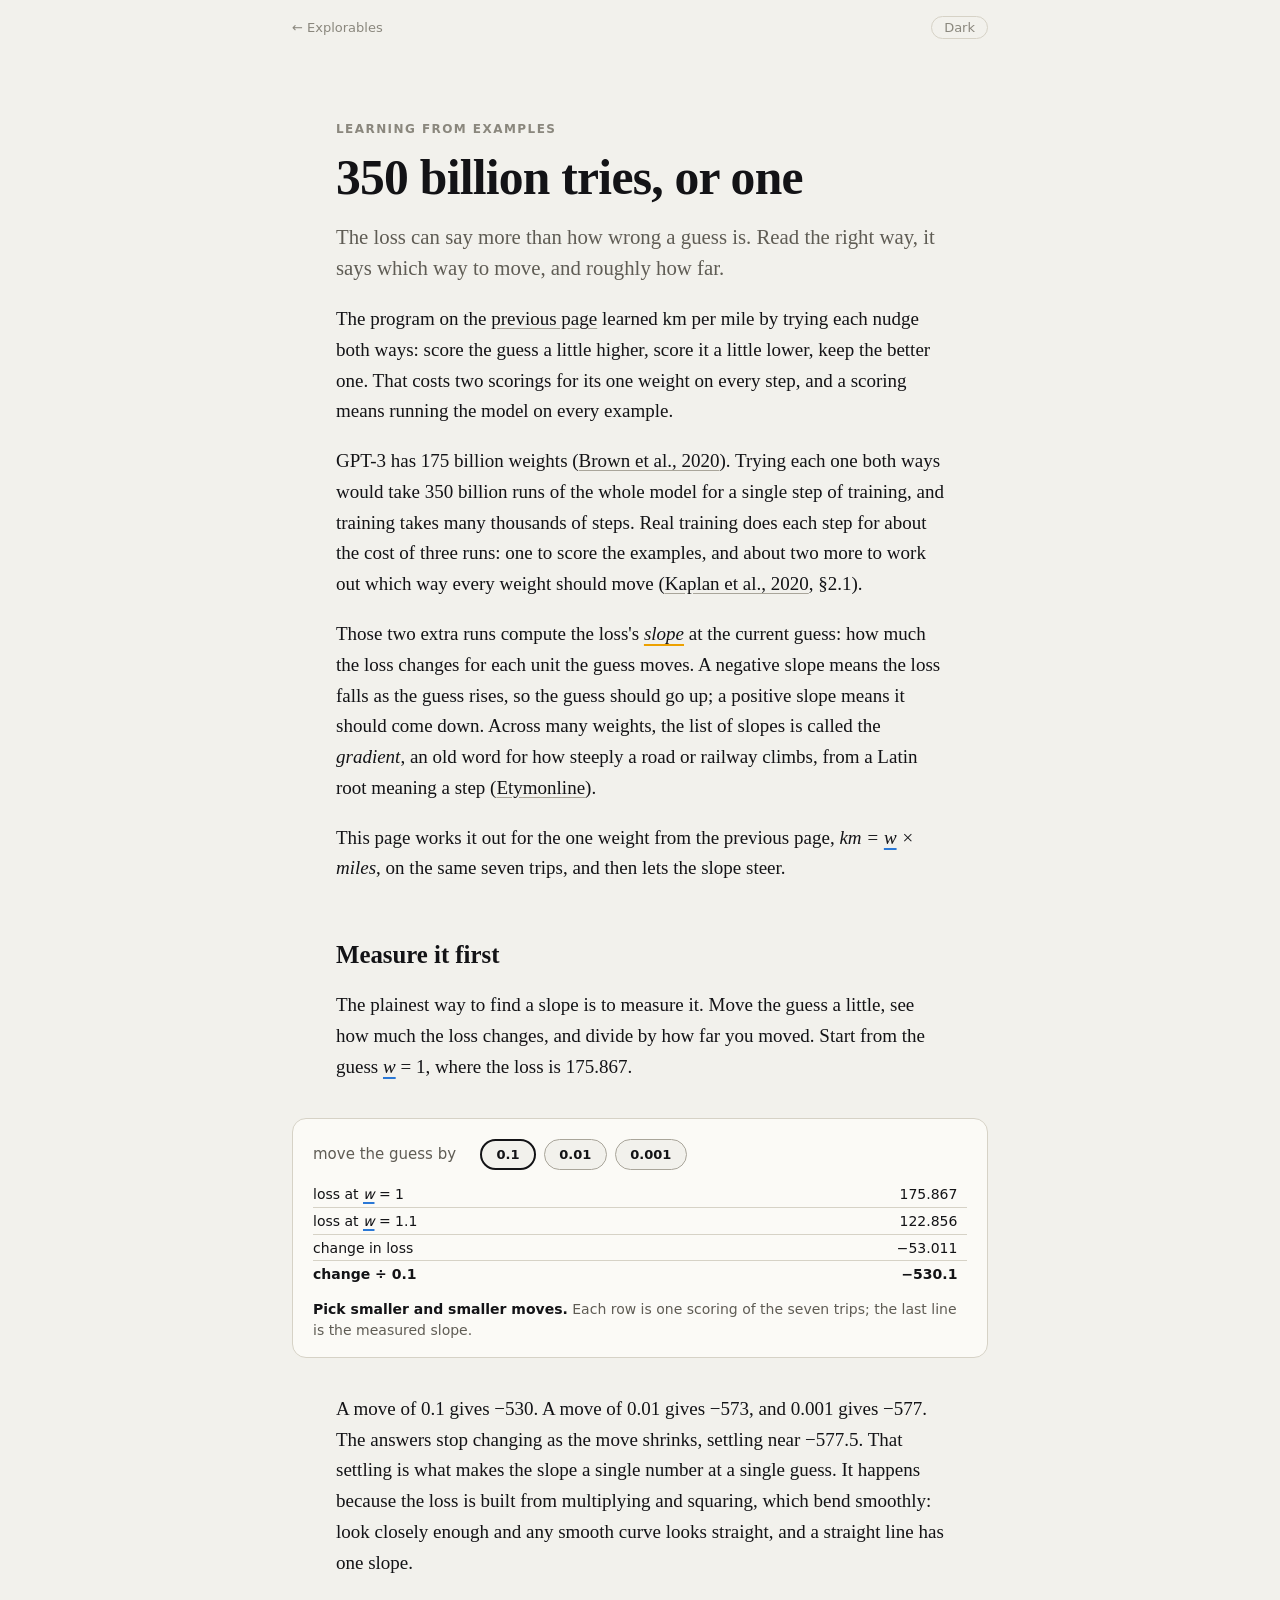
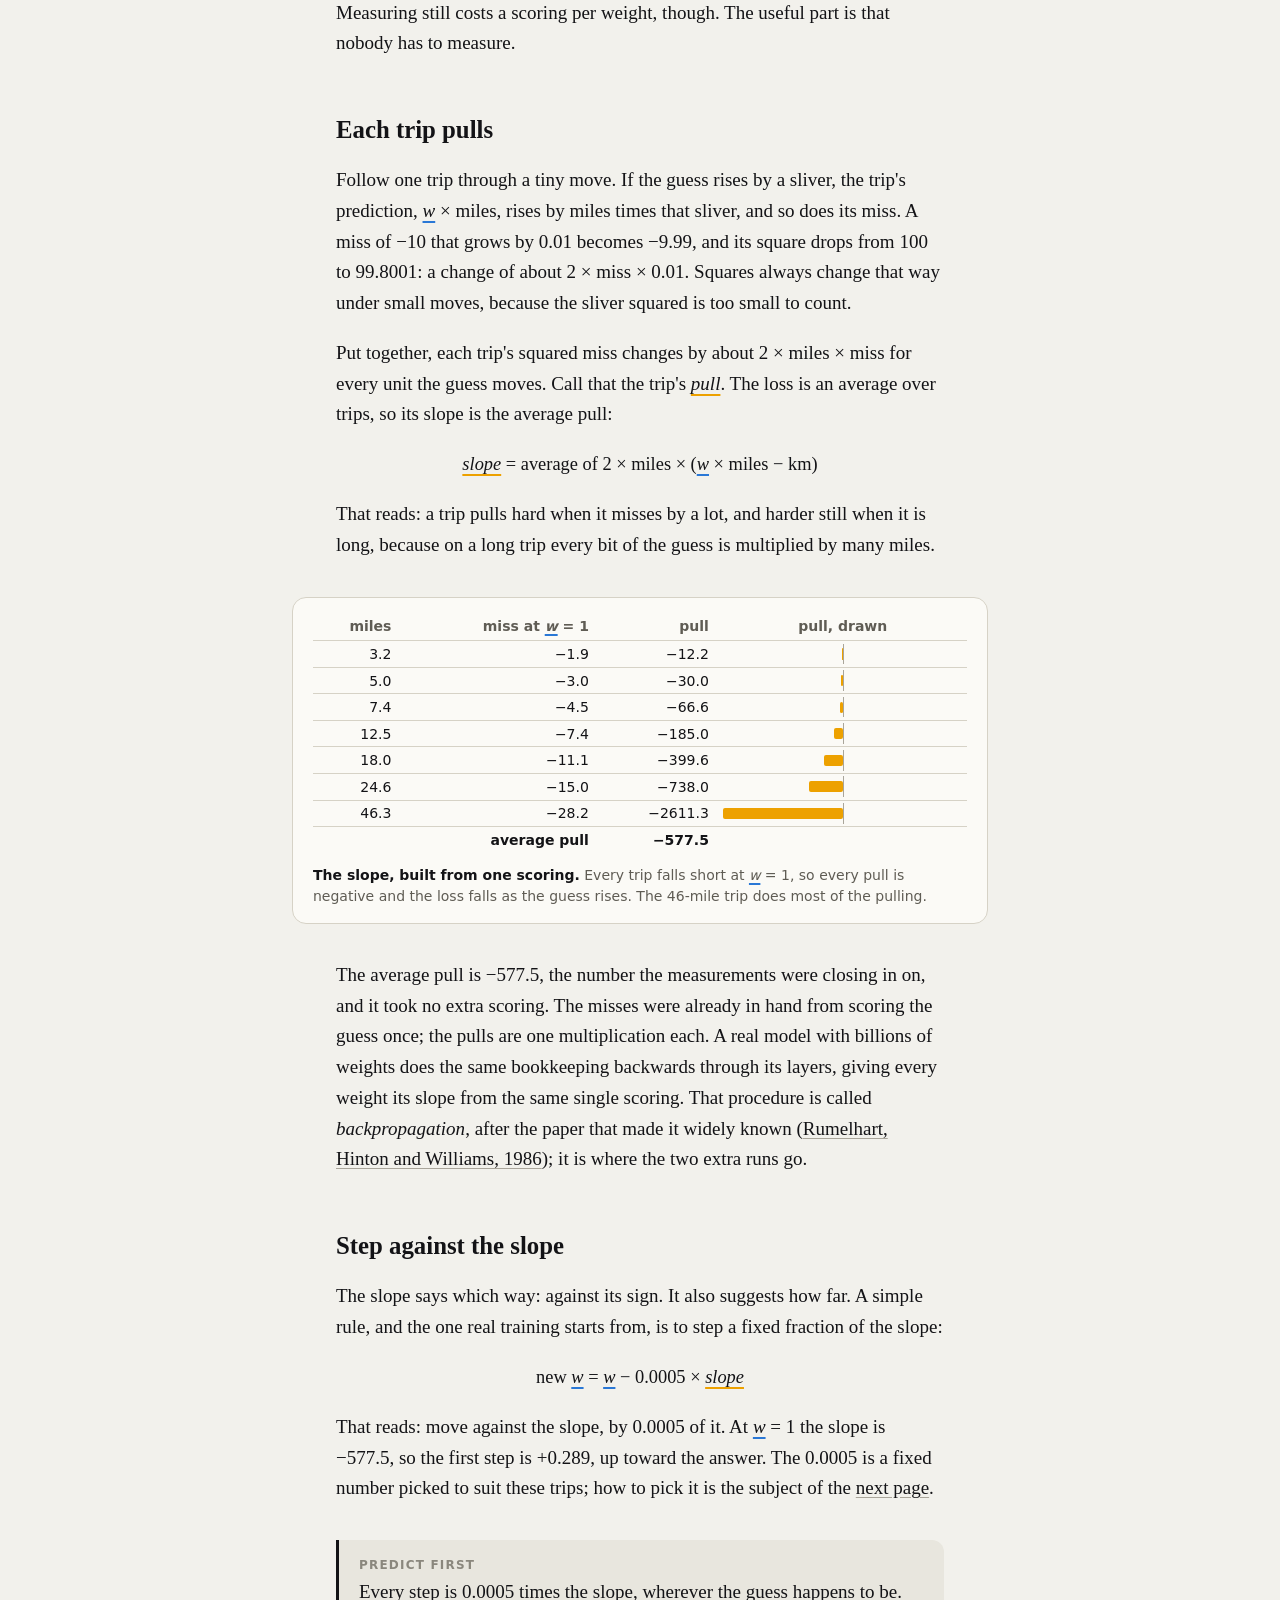
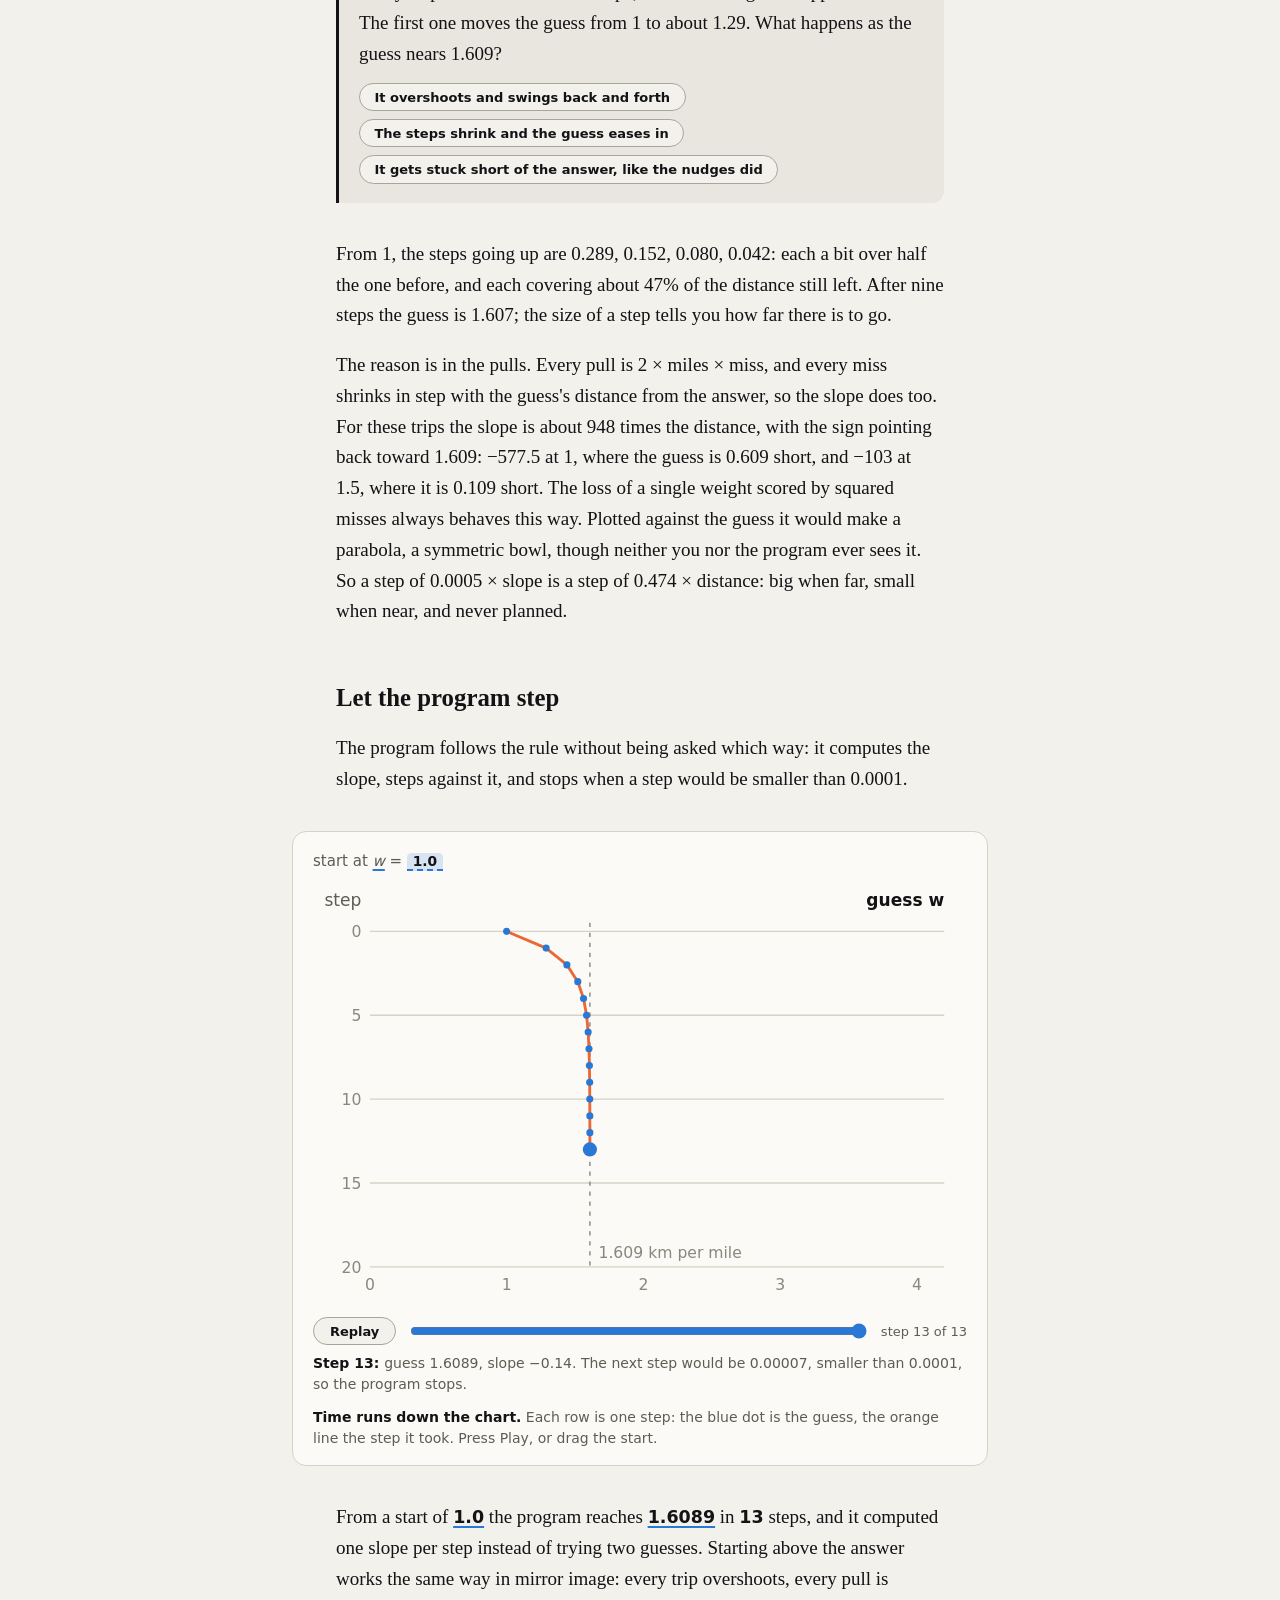
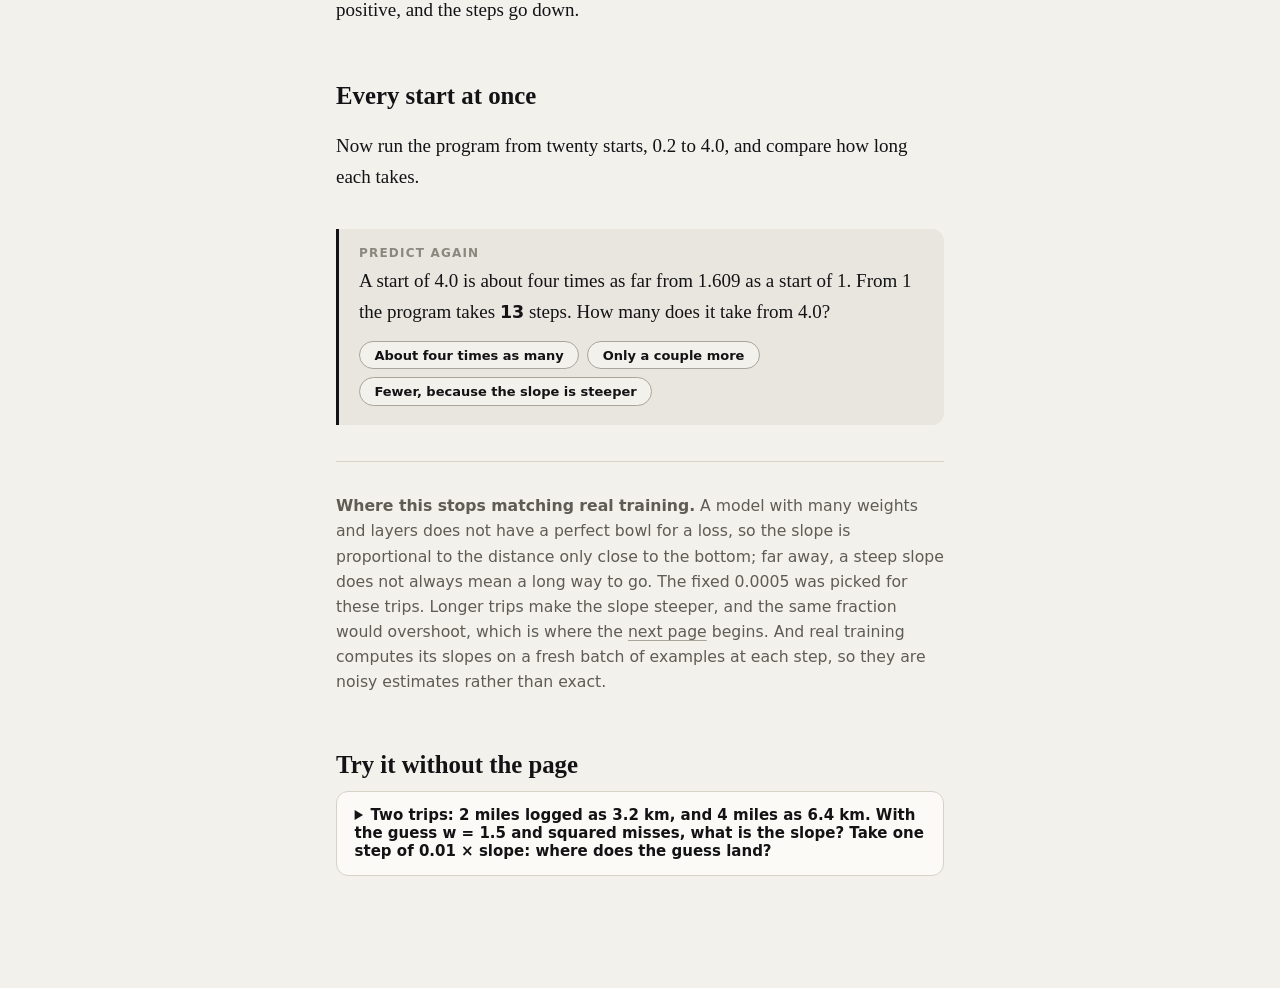
<file: slope.html>
<!doctype html>
<html lang="en">
<head>
  <meta charset="utf-8">
  <meta name="viewport" content="width=device-width, initial-scale=1">
  <title>The slope says which way, and roughly how far · Explorables</title>
  <link rel="stylesheet" href="theme.css">
  <style>
    .trips { width: 100%; border-collapse: collapse; font: 0.875rem var(--sans); font-variant-numeric: tabular-nums; }
    .trips th { font-weight: 600; color: var(--ink-muted); text-align: right; padding: 0 0.6rem 0.4rem 0; border-bottom: 1px solid var(--line); }
    .trips td { text-align: right; padding: 0.3rem 0.6rem 0.3rem 0; border-bottom: 1px solid var(--line); }
    .trips tfoot td { font-weight: 600; color: var(--ink); border-bottom: none; }
    .trips .bar-cell { width: 38%; padding-right: 0; }
    .trips th.bar-cell { text-align: center; }
    .trips tr.wrong-way td { color: var(--c-rate); }
    .pull-bar { position: relative; height: 0.7rem; }
    .pull-bar::before { content: ""; position: absolute; left: 50%; top: -0.3rem; bottom: -0.3rem; border-left: 1px solid var(--line-strong); }
    .pull-bar span { position: absolute; top: 0; bottom: 0; background: var(--c-slope); border-radius: 2px; }
    .scoreboard { display: flex; flex-wrap: wrap; align-items: baseline; gap: 0.4rem 1.5rem; font: 0.9375rem var(--sans); color: var(--ink-muted); margin-bottom: 1rem; }
    .scoreboard .big { font: 600 1.6rem var(--sans); color: var(--ink); font-variant-numeric: tabular-nums; }
    .scoreboard .big.param { text-decoration: underline 3px var(--c-param); text-underline-offset: 0.2em; }
    .scoreboard .big.loss { text-decoration: underline 3px var(--c-loss); text-underline-offset: 0.2em; }
    .scoreboard .big.slope { text-decoration: underline 3px var(--c-slope); text-underline-offset: 0.2em; }
    .scoreboard .big.rate { text-decoration: underline 3px var(--c-rate); text-underline-offset: 0.2em; }
    .buttons { display: flex; flex-wrap: wrap; gap: 0.5rem; }
    .pill[aria-pressed="true"] { border-color: var(--ink); border-width: 2px; }
    .log { font: 0.875rem/1.5 var(--sans); color: var(--ink-muted); min-height: 3em; margin: 0.5rem 0 0; }
    .log strong { color: var(--ink); }
    .trace-path { fill: none; stroke: var(--c-param); stroke-width: 2; stroke-linejoin: round; }
    .trace-path.faint { stroke-opacity: 0.35; stroke-width: 1.25; }
    .trace-dot { fill: var(--c-param); }
    .step-arrow { stroke: var(--c-rate); stroke-width: 2; }
    .start-dot { fill: var(--surface-raised); stroke: var(--c-param); stroke-width: 2; cursor: pointer; }
    .start-dot.active { fill: var(--c-param); }
    .end-dot { fill: var(--c-param); fill-opacity: 0.35; }
    .end-dot.active { fill-opacity: 1; }
    #fig-hand[hidden], #fig-all[hidden], #hand-log[hidden] { display: none; }
    #hand-log { margin-top: 1rem; }
    @media (max-width: 560px) { .trips .wide { display: none; } }
  </style>
  <script src="explorable.js"></script>
  <script src="slope.js" defer></script>
</head>
<body>
  <nav class="topbar">
    <a href="index.html">← Explorables</a>
    <button id="theme" type="button">Dark</button>
  </nav>

  <main>
    <header>
      <p class="kicker">Learning from examples</p>
      <h1>350 billion tries, or one</h1>
      <p class="dek">The loss can say more than how wrong a guess is. Read the right way, it says which way to move, and roughly how far.</p>
    </header>

    <p>The program on the <a href="learn-a-number.html">previous page</a> learned km per mile by trying each nudge both ways: score the guess a little higher, score it a little lower, keep the better one. That costs two scorings for its one weight on every step, and a scoring means running the model on every example.</p>
    <p>GPT-3 has 175 billion weights (<a href="https://arxiv.org/abs/2005.14165">Brown et al., 2020</a>). Trying each one both ways would take 350 billion runs of the whole model for a single step of training, and training takes many thousands of steps. Real training does each step for about the cost of three runs: one to score the examples, and about two more to work out which way every weight should move (<a href="https://arxiv.org/abs/2001.08361">Kaplan et al., 2020</a>, §2.1).</p>
    <p>Those two extra runs compute the loss's <span class="v slope">slope</span> at the current guess: how much the loss changes for each unit the guess moves. A negative slope means the loss falls as the guess rises, so the guess should go up; a positive slope means it should come down. Across many weights, the list of slopes is called the <em>gradient</em>, an old word for how steeply a road or railway climbs, from a Latin root meaning a step (<a href="https://www.etymonline.com/word/gradient">Etymonline</a>).</p>
    <p>This page works it out for the one weight from the previous page, <em>km = <span class="v param">w</span> × miles</em>, on the same seven trips, and then lets the slope steer.</p>

    <h2>Measure it first</h2>
    <p>The plainest way to find a slope is to measure it. Move the guess a little, see how much the loss changes, and divide by how far you moved. Start from the guess <span class="v param">w</span> = 1, where the loss is 175.867.</p>

    <figure id="fig-measure">
      <div class="controls">
        <span>move the guess by</span>
        <span class="buttons" role="group" aria-label="size of the move">
          <button type="button" class="pill" data-nudge="0.1">0.1</button>
          <button type="button" class="pill" data-nudge="0.01">0.01</button>
          <button type="button" class="pill" data-nudge="0.001">0.001</button>
        </span>
      </div>
      <table class="trips">
        <tbody>
          <tr><td style="text-align: left">loss at <span class="v param">w</span> = 1</td><td id="measure-before"></td></tr>
          <tr><td style="text-align: left">loss at <span class="v param">w</span> = <span id="measure-nudged"></span></td><td id="measure-after"></td></tr>
          <tr><td style="text-align: left">change in loss</td><td id="measure-change"></td></tr>
        </tbody>
        <tfoot>
          <tr><td style="text-align: left">change ÷ <span id="measure-h"></span></td><td id="measure-ratio"></td></tr>
        </tfoot>
      </table>
      <figcaption><strong>Pick smaller and smaller moves.</strong> Each row is one scoring of the seven trips; the last line is the measured slope.</figcaption>
    </figure>

    <p>A move of 0.1 gives −530. A move of 0.01 gives −573, and 0.001 gives −577. The answers stop changing as the move shrinks, settling near −577.5. That settling is what makes the slope a single number at a single guess. It happens because the loss is built from multiplying and squaring, which bend smoothly: look closely enough and any smooth curve looks straight, and a straight line has one slope.</p>
    <p>Measuring still costs a scoring per weight, though. The useful part is that nobody has to measure.</p>

    <h2>Each trip pulls</h2>
    <p>Follow one trip through a tiny move. If the guess rises by a sliver, the trip's prediction, <span class="v param">w</span> × miles, rises by miles times that sliver, and so does its miss. A miss of −10 that grows by 0.01 becomes −9.99, and its square drops from 100 to 99.8001: a change of about 2 × miss × 0.01. Squares always change that way under small moves, because the sliver squared is too small to count.</p>
    <p>Put together, each trip's squared miss changes by about 2 × miles × miss for every unit the guess moves. Call that the trip's <span class="v slope">pull</span>. The loss is an average over trips, so its slope is the average pull:</p>
    <p class="equation"><span class="v slope">slope</span> = average of 2 × miles × (<span class="v param">w</span> × miles − km)</p>
    <p>That reads: a trip pulls hard when it misses by a lot, and harder still when it is long, because on a long trip every bit of the guess is multiplied by many miles.</p>

    <figure id="fig-pull">
      <table class="trips">
        <thead><tr><th>miles</th><th>miss at <span class="v param">w</span> = 1</th><th>pull</th><th class="bar-cell">pull, drawn</th></tr></thead>
        <tbody id="pull-rows"></tbody>
        <tfoot><tr><td></td><td>average pull</td><td id="pull-total"></td><td></td></tr></tfoot>
      </table>
      <figcaption><strong>The slope, built from one scoring.</strong> Every trip falls short at <span class="v param">w</span> = 1, so every pull is negative and the loss falls as the guess rises. The 46-mile trip does most of the pulling.</figcaption>
    </figure>

    <p>The average pull is −577.5, the number the measurements were closing in on, and it took no extra scoring. The misses were already in hand from scoring the guess once; the pulls are one multiplication each. A real model with billions of weights does the same bookkeeping backwards through its layers, giving every weight its slope from the same single scoring. That procedure is called <em>backpropagation</em>, after the paper that made it widely known (<a href="https://www.nature.com/articles/323533a0">Rumelhart, Hinton and Williams, 1986</a>); it is where the two extra runs go.</p>

    <h2>Step against the slope</h2>
    <p>The slope says which way: against its sign. It also suggests how far. A simple rule, and the one real training starts from, is to step a fixed fraction of the slope:</p>
    <p class="equation">new <span class="v param">w</span> = <span class="v param">w</span> − 0.0005 × <span class="v slope">slope</span></p>
    <p>That reads: move against the slope, by 0.0005 of it. At <span class="v param">w</span> = 1 the slope is −577.5, so the first step is +0.289, up toward the answer. The 0.0005 is a fixed number picked to suit these trips; how to pick it is the subject of the <a href="learning-rate.html">next page</a>.</p>

    <x-predict id="predict-steps">
      <p class="predict-label">Predict first</p>
      <p>Every step is 0.0005 times the slope, wherever the guess happens to be. The first one moves the guess from 1 to about 1.29. What happens as the guess nears 1.609?</p>
      <div class="answers">
        <button type="button" data-answer="overshoot">It overshoots and swings back and forth</button>
        <button type="button" data-answer="shrink" data-correct>The steps shrink and the guess eases in</button>
        <button type="button" data-answer="stuck">It gets stuck short of the answer, like the nudges did</button>
      </div>
      <div data-reveal>
        <p class="verdict">The steps shrink by themselves.</p>
        <p>Take the steps below and watch the step size column. Nothing in the rule says to slow down near the answer, and it slows down anyway.</p>
      </div>
    </x-predict>

    <figure id="fig-hand" hidden>
      <div class="scoreboard">
        <span>guess <span class="big param" id="hand-guess"></span></span>
        <span>loss <span class="big loss" id="hand-loss"></span></span>
        <span>slope <span class="big slope" id="hand-slope"></span></span>
      </div>
      <div class="controls" style="margin-bottom: 0">
        <span class="buttons">
          <button type="button" class="pill" id="step-down"></button>
          <button type="button" class="pill" id="step-up"></button>
        </span>
        <button type="button" class="pill" id="hand-reset">Back to 1</button>
      </div>
      <table class="trips" id="hand-log">
        <thead><tr><th>step</th><th class="wide">from</th><th>slope</th><th>step size</th><th>to</th><th>loss went</th></tr></thead>
        <tbody id="hand-rows"></tbody>
      </table>
      <figcaption><strong>You choose the direction; the slope sets the size.</strong> You see what the program sees: the current guess, its loss and its slope. No chart shows the loss of guesses you have not tried. Step the wrong way and the loss rises, and the next step is bigger.</figcaption>
    </figure>

    <p>From 1, the steps going up are 0.289, 0.152, 0.080, 0.042: each a bit over half the one before, and each covering about 47% of the distance still left. After nine steps the guess is 1.607; the size of a step tells you how far there is to go.</p>
    <p>The reason is in the pulls. Every pull is 2 × miles × miss, and every miss shrinks in step with the guess's distance from the answer, so the slope does too. For these trips the slope is about 948 times the distance, with the sign pointing back toward 1.609: −577.5 at 1, where the guess is 0.609 short, and −103 at 1.5, where it is 0.109 short. The loss of a single weight scored by squared misses always behaves this way. Plotted against the guess it would make a parabola, a symmetric bowl, though neither you nor the program ever sees it. So a step of 0.0005 × slope is a step of 0.474 × distance: big when far, small when near, and never planned.</p>

    <h2>Let the program step</h2>
    <p>The program follows the rule without being asked which way: it computes the slope, steps against it, and stops when a step would be smaller than 0.0001.</p>

    <figure id="fig-run">
      <div class="controls">
        <span>start at <span class="v param">w</span> = <x-scrub bind="start" min="0.2" max="4" step="0.1" digits="1" color="param"></x-scrub></span>
      </div>
      <svg id="run" viewBox="0 0 460 300" role="img" aria-label="The guess at each step of the program's run, with the step it took"></svg>
      <x-player bind="k" max="20" label="step"></x-player>
      <p class="log" id="run-log"></p>
      <figcaption><strong>Time runs down the chart.</strong> Each row is one step: the blue dot is the guess, the orange line the step it took. Press Play, or drag the start.</figcaption>
    </figure>

    <p>From a start of <x-show bind="start" digits="1" color="param"></x-show> the program reaches <x-show bind="runEnd" digits="4" color="param"></x-show> in <x-show bind="runSteps" digits="0"></x-show> steps, and it computed one slope per step instead of trying two guesses. Starting above the answer works the same way in mirror image: every trip overshoots, every pull is positive, and the steps go down.</p>

    <h2>Every start at once</h2>
    <p>Now run the program from twenty starts, 0.2 to 4.0, and compare how long each takes.</p>

    <x-predict id="predict-starts">
      <p class="predict-label">Predict again</p>
      <p>A start of 4.0 is about four times as far from 1.609 as a start of 1. From 1 the program takes <x-show bind="stepsFromOne" digits="0"></x-show> steps. How many does it take from 4.0?</p>
      <div class="answers">
        <button type="button" data-answer="four">About four times as many</button>
        <button type="button" data-answer="couple" data-correct>Only a couple more</button>
        <button type="button" data-answer="fewer">Fewer, because the slope is steeper</button>
      </div>
      <div data-reveal>
        <p class="verdict">Only a couple more.</p>
        <p>From 4.0 it takes <x-show bind="stepsFromFour" digits="0"></x-show> steps. Each step removes about 47% of whatever distance is left, so four times the distance costs only the two steps it takes to shrink it fourfold. The far starts take giant first steps: from 4.0 the first one is 1.13.</p>
      </div>
    </x-predict>

    <figure id="fig-all" hidden>
      <svg id="all" viewBox="0 0 460 300" role="img" aria-label="Twenty runs of the program from different starting guesses"></svg>
      <p class="log" id="all-log"></p>
      <figcaption><strong>Point at a start</strong> along the top to pick its run out of the bundle; click to replay that single run in the figure above.</figcaption>
    </figure>

    <aside class="limits">
      <p><strong>Where this stops matching real training.</strong> A model with many weights and layers does not have a perfect bowl for a loss, so the slope is proportional to the distance only close to the bottom; far away, a steep slope does not always mean a long way to go. The fixed 0.0005 was picked for these trips. Longer trips make the slope steeper, and the same fraction would overshoot, which is where the <a href="learning-rate.html">next page</a> begins. And real training computes its slopes on a fresh batch of examples at each step, so they are noisy estimates rather than exact.</p>
    </aside>

    <h2>Try it without the page</h2>
    <details class="check">
      <summary>Two trips: 2 miles logged as 3.2 km, and 4 miles as 6.4 km. With the guess w = 1.5 and squared misses, what is the slope? Take one step of 0.01 × slope: where does the guess land?</summary>
      <p>The predictions are 3.0 and 6.0 km, so the misses are −0.2 and −0.4. The pulls are 2 × 2 × −0.2 = −0.8 and 2 × 4 × −0.4 = −3.2, and their average, the slope, is −2.0. The step is −0.01 × −2.0 = +0.02, so the guess lands at 1.52. The answer here is 1.6: the step closed 0.02 of the 0.1 gap, and the next step, with a smaller slope, will close a bit less.</p>
    </details>
  </main>
</body>
</html>
</file>
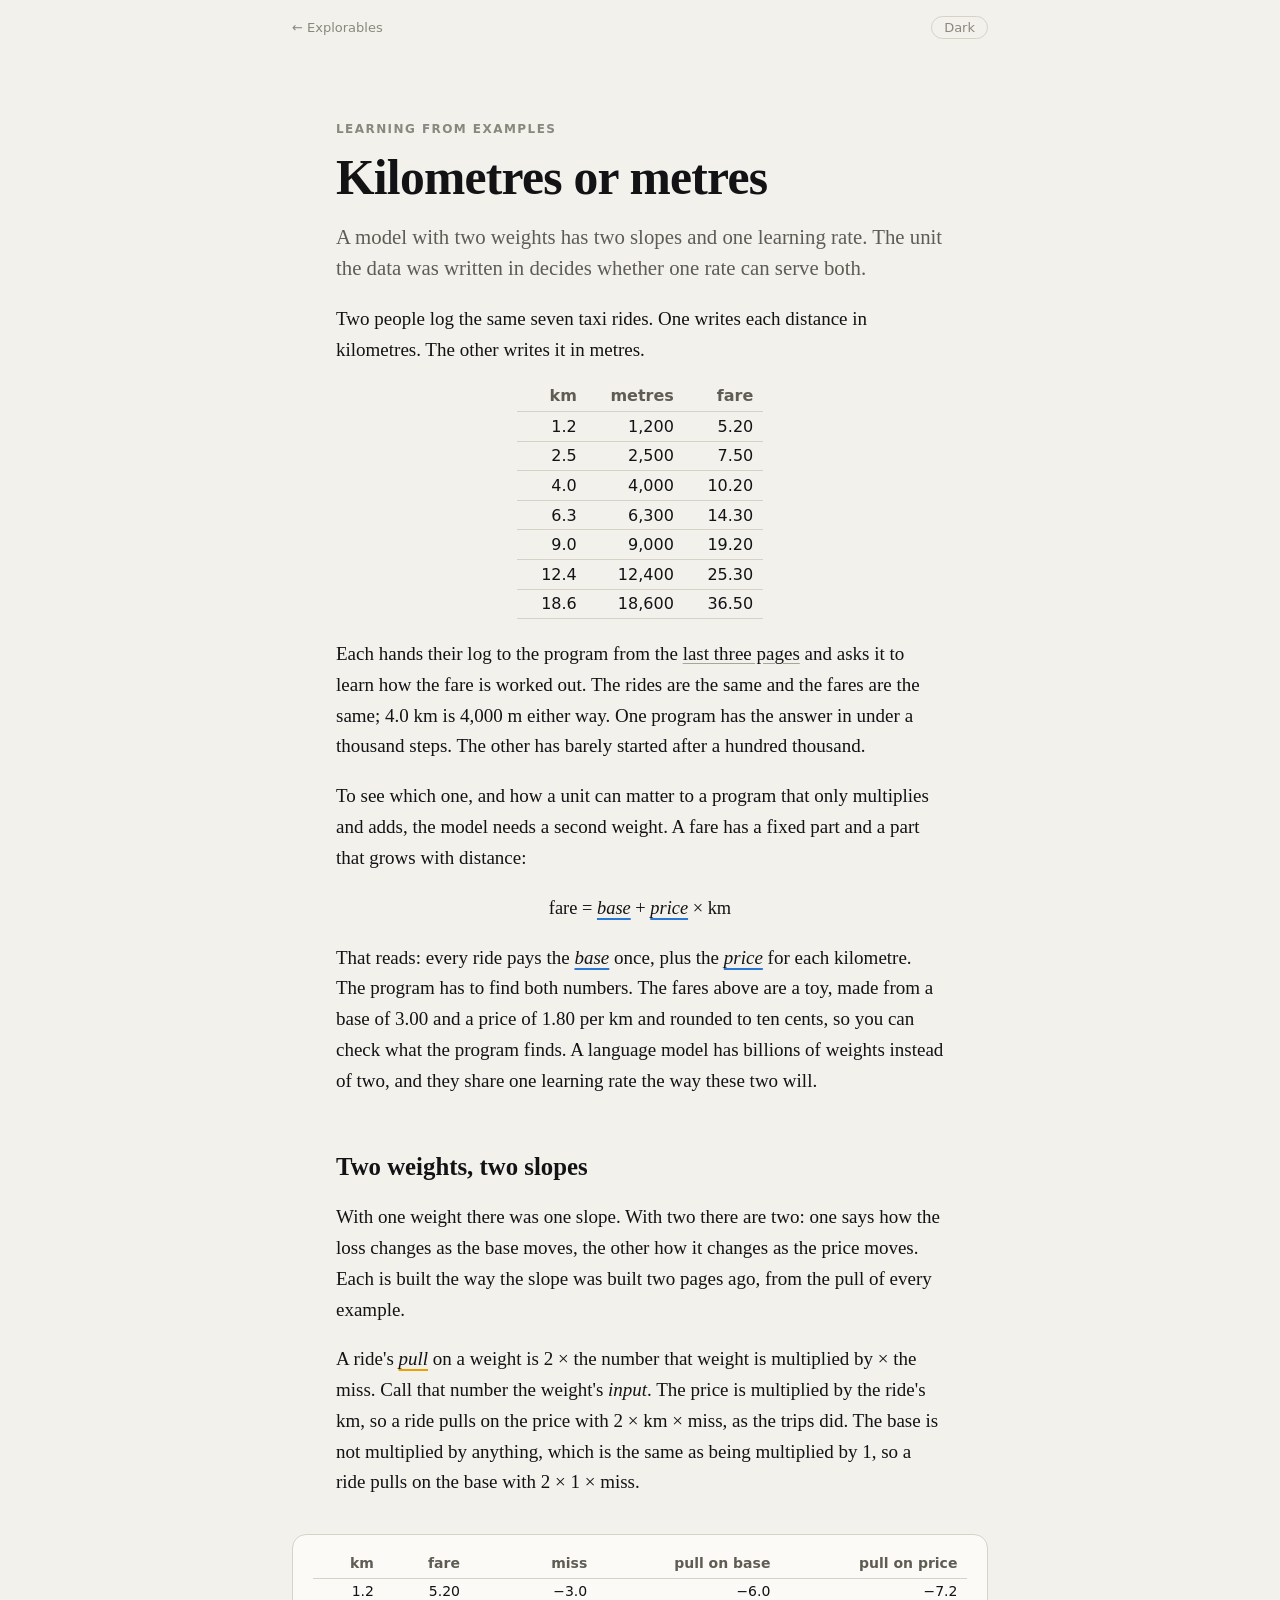
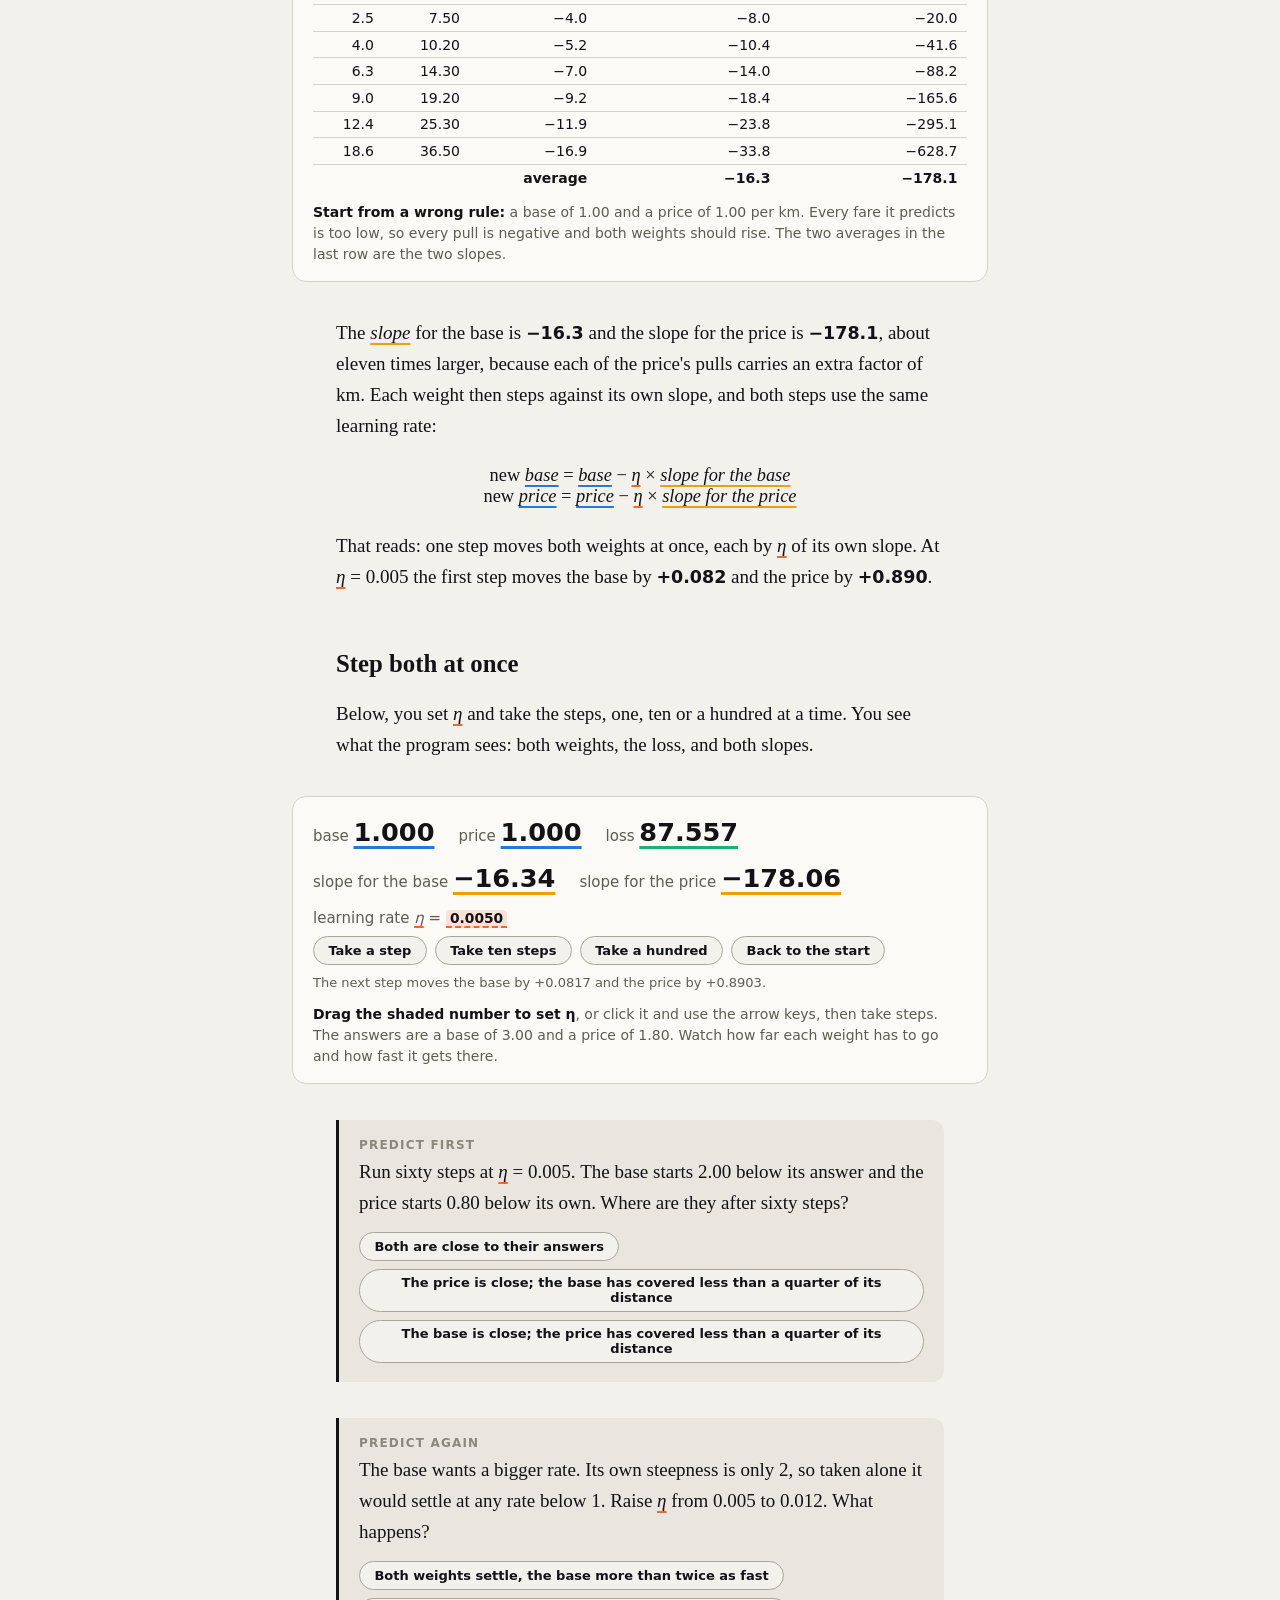
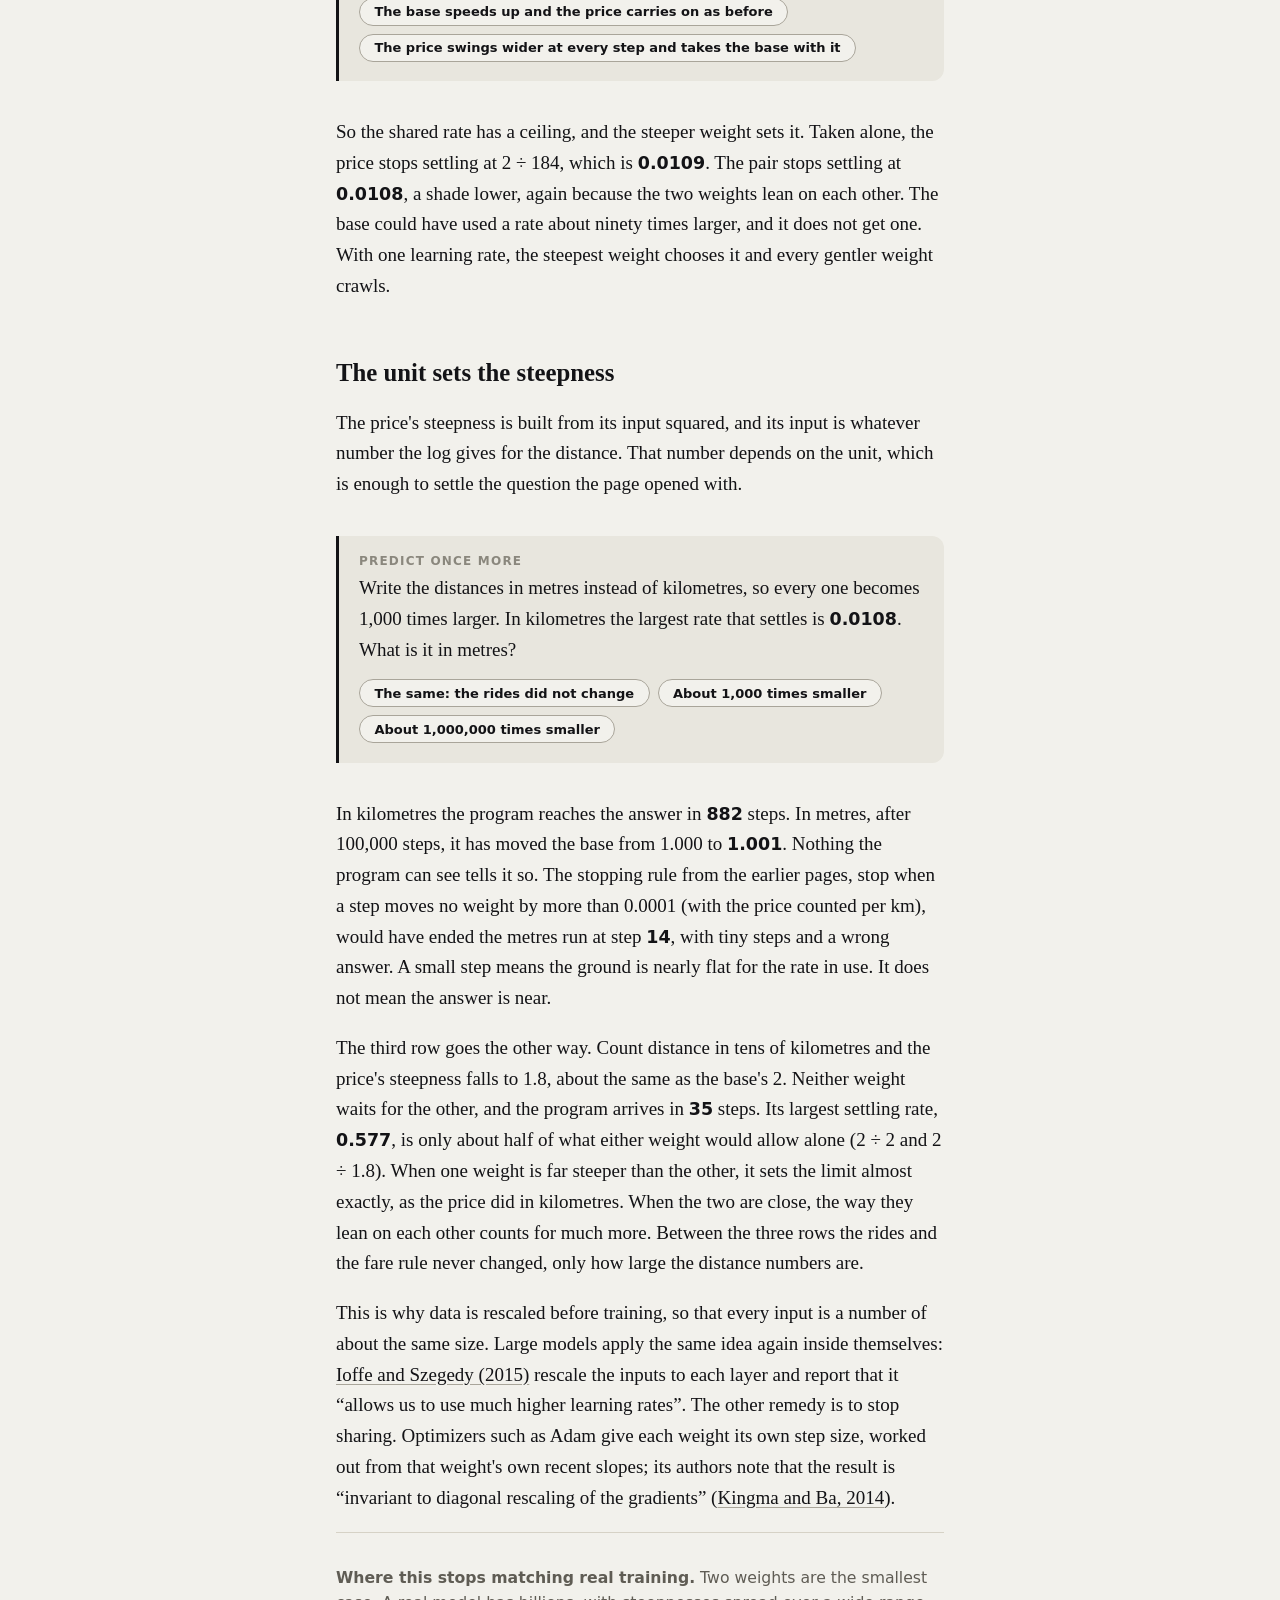
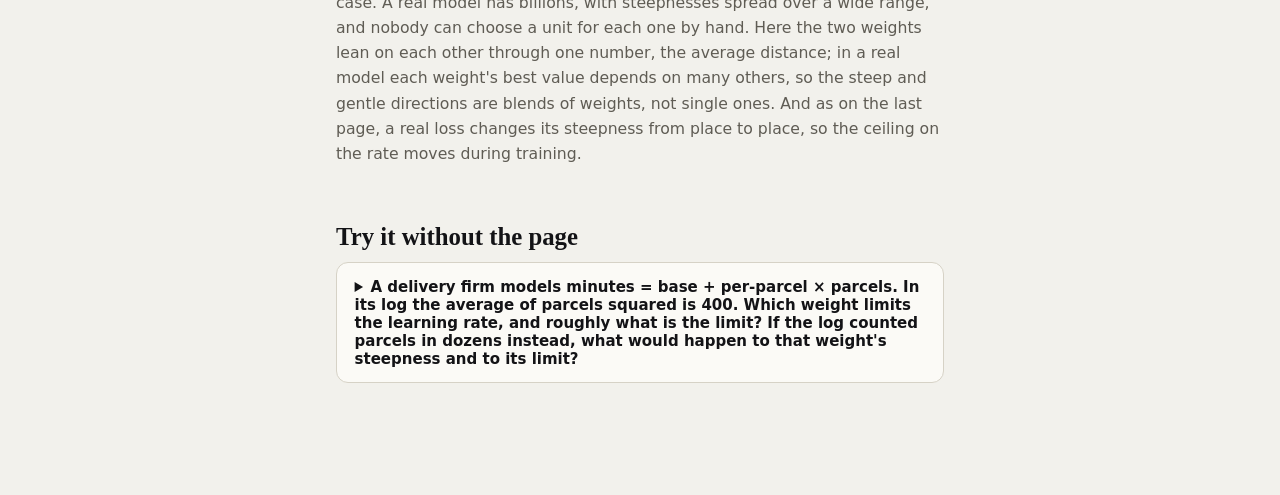
<file: two-weights.html>
<!doctype html>
<html lang="en">
<head>
  <meta charset="utf-8">
  <meta name="viewport" content="width=device-width, initial-scale=1">
  <title>Two weights, one learning rate · Explorables</title>
  <link rel="stylesheet" href="theme.css">
  <style>
    .trips { width: 100%; border-collapse: collapse; font: 0.875rem var(--sans); font-variant-numeric: tabular-nums; }
    .trips th { font-weight: 600; color: var(--ink-muted); text-align: right; padding: 0 0.6rem 0.4rem 0; border-bottom: 1px solid var(--line); }
    .trips td { text-align: right; padding: 0.3rem 0.6rem 0.3rem 0; border-bottom: 1px solid var(--line); }
    .trips tfoot td { font-weight: 600; color: var(--ink); border-bottom: none; }
    .trips tr.wrong-way td { color: var(--c-rate); }
    .trips.opener { width: auto; margin: 1.25rem auto; font-size: 1rem; }
    .trips.opener td, .trips.opener th { padding-left: 1.5rem; }
    .trips td.unit-cell { text-align: left; }
    .trips + .trips { margin-top: 1.25rem; }
    .scoreboard { display: flex; flex-wrap: wrap; align-items: baseline; gap: 0.4rem 1.5rem; font: 0.9375rem var(--sans); color: var(--ink-muted); margin-bottom: 1rem; }
    .scoreboard .big { font: 600 1.6rem var(--sans); color: var(--ink); font-variant-numeric: tabular-nums; }
    .scoreboard .big.param { text-decoration: underline 3px var(--c-param); text-underline-offset: 0.2em; }
    .scoreboard .big.loss { text-decoration: underline 3px var(--c-loss); text-underline-offset: 0.2em; }
    .scoreboard .big.slope { text-decoration: underline 3px var(--c-slope); text-underline-offset: 0.2em; }
    .buttons { display: flex; flex-wrap: wrap; gap: 0.5rem; }
    .pill[aria-pressed="true"] { border-color: var(--ink); border-width: 2px; }
    .log { font: 0.875rem/1.5 var(--sans); color: var(--ink-muted); min-height: 3em; margin: 0.5rem 0 0; }
    .log strong { color: var(--ink); }
    .note { font: 0.8125rem/1.5 var(--sans); color: var(--ink-muted); margin: 0.5rem 0 0; }
    .trace-dot { fill: var(--c-param); }
    .step-arrow { stroke: var(--c-rate); stroke-width: 2; }
    #hand-log[hidden], #hand-earlier[hidden], .after-crawl[hidden], #fig-growing[hidden], #fig-units[hidden] { display: none; }
    .unit-short { display: none; }
    #hand-log { margin-top: 1rem; }
    @media (max-width: 560px) {
      .trips .wide { display: none; }
      .trips.opener td, .trips.opener th { padding-left: 0.9rem; }
      .unit-full { display: none; }
      .unit-short { display: inline; }
      #fig-units .trips { font-size: 0.8125rem; }
      #fig-units .trips th, #fig-units .trips td { padding-right: 0.35rem; }
      #fig-units .pill { padding-left: 0.55rem; padding-right: 0.55rem; }
    }
  </style>
  <script src="explorable.js"></script>
  <script src="two-weights.js" defer></script>
</head>
<body>
  <nav class="topbar">
    <a href="index.html">← Explorables</a>
    <button id="theme" type="button">Dark</button>
  </nav>

  <main>
    <header>
      <p class="kicker">Learning from examples</p>
      <h1>Kilometres or metres</h1>
      <p class="dek">A model with two weights has two slopes and one learning rate. The unit the data was written in decides whether one rate can serve both.</p>
    </header>

    <p>Two people log the same seven taxi rides. One writes each distance in kilometres. The other writes it in metres.</p>
    <table class="trips opener">
      <thead><tr><th>km</th><th>metres</th><th>fare</th></tr></thead>
      <tbody id="log-rows"></tbody>
    </table>
    <p>Each hands their log to the program from the <a href="learning-rate.html">last three pages</a> and asks it to learn how the fare is worked out. The rides are the same and the fares are the same; 4.0 km is 4,000 m either way. One program has the answer in under a thousand steps. The other has barely started after a hundred thousand.</p>
    <p>To see which one, and how a unit can matter to a program that only multiplies and adds, the model needs a second weight. A fare has a fixed part and a part that grows with distance:</p>
    <p class="equation">fare = <span class="v param">base</span> + <span class="v param">price</span> × km</p>
    <p>That reads: every ride pays the <span class="v param">base</span> once, plus the <span class="v param">price</span> for each kilometre. The program has to find both numbers. The fares above are a toy, made from a base of 3.00 and a price of 1.80 per km and rounded to ten cents, so you can check what the program finds. A language model has billions of weights instead of two, and they share one learning rate the way these two will.</p>

    <h2>Two weights, two slopes</h2>
    <p>With one weight there was one slope. With two there are two: one says how the loss changes as the base moves, the other how it changes as the price moves. Each is built the way the slope was built two pages ago, from the pull of every example.</p>
    <p>A ride's <span class="v slope">pull</span> on a weight is 2 × the number that weight is multiplied by × the miss. Call that number the weight's <em>input</em>. The price is multiplied by the ride's km, so a ride pulls on the price with 2 × km × miss, as the trips did. The base is not multiplied by anything, which is the same as being multiplied by 1, so a ride pulls on the base with 2 × 1 × miss.</p>

    <figure id="fig-pulls">
      <table class="trips">
        <thead><tr><th>km</th><th class="wide">fare</th><th>miss</th><th>pull on base</th><th>pull on price</th></tr></thead>
        <tbody id="pull-rows"></tbody>
        <tfoot><tr><td></td><td class="wide"></td><td>average</td><td id="pull-base"></td><td id="pull-price"></td></tr></tfoot>
      </table>
      <figcaption><strong>Start from a wrong rule:</strong> a base of 1.00 and a price of 1.00 per km. Every fare it predicts is too low, so every pull is negative and both weights should rise. The two averages in the last row are the two slopes.</figcaption>
    </figure>

    <p>The <span class="v slope">slope</span> for the base is <x-show bind="startSlopeBase"></x-show> and the slope for the price is <x-show bind="startSlopePrice"></x-show>, about eleven times larger, because each of the price's pulls carries an extra factor of km. Each weight then steps against its own slope, and both steps use the same learning rate:</p>
    <p class="equation">new <span class="v param">base</span> = <span class="v param">base</span> − <span class="v rate">η</span> × <span class="v slope">slope for the base</span><br>new <span class="v param">price</span> = <span class="v param">price</span> − <span class="v rate">η</span> × <span class="v slope">slope for the price</span></p>
    <p>That reads: one step moves both weights at once, each by <span class="v rate">η</span> of its own slope. At <span class="v rate">η</span> = 0.005 the first step moves the base by <x-show bind="firstStepBase"></x-show> and the price by <x-show bind="firstStepPrice"></x-show>.</p>

    <h2>Step both at once</h2>
    <p>Below, you set <span class="v rate">η</span> and take the steps, one, ten or a hundred at a time. You see what the program sees: both weights, the loss, and both slopes.</p>

    <figure id="fig-hand">
      <div class="scoreboard">
        <span>base <span class="big param" id="hand-base"></span></span>
        <span>price <span class="big param" id="hand-price"></span></span>
        <span>loss <span class="big loss" id="hand-loss"></span></span>
      </div>
      <div class="scoreboard">
        <span>slope for the base <span class="big slope" id="hand-slope-base"></span></span>
        <span>slope for the price <span class="big slope" id="hand-slope-price"></span></span>
      </div>
      <div class="controls" style="margin-bottom: 0">
        <span>learning rate <span class="v rate">η</span> = <x-scrub bind="rate" label="learning rate" min="0.001" max="0.013" step="0.0005" digits="4" color="rate"></x-scrub></span>
        <span class="buttons">
          <button type="button" class="pill" id="hand-step">Take a step</button>
          <button type="button" class="pill" id="hand-ten">Take ten steps</button>
          <button type="button" class="pill" id="hand-hundred">Take a hundred</button>
          <button type="button" class="pill" id="hand-reset">Back to the start</button>
        </span>
      </div>
      <p class="note" id="hand-next"></p>
      <table class="trips" id="hand-log">
        <thead><tr><th>step</th><th class="wide">η</th><th>base</th><th>price</th><th class="wide">loss</th><th>loss went</th></tr></thead>
        <tbody id="hand-rows"></tbody>
      </table>
      <p class="note" id="hand-earlier" hidden></p>
      <figcaption><strong>Drag the shaded number to set η</strong>, or click it and use the arrow keys, then take steps. The answers are a base of 3.00 and a price of 1.80. Watch how far each weight has to go and how fast it gets there.</figcaption>
    </figure>

    <x-predict id="predict-crawl">
      <p class="predict-label">Predict first</p>
      <p>Run sixty steps at <span class="v rate">η</span> = 0.005. The base starts 2.00 below its answer and the price starts 0.80 below its own. Where are they after sixty steps?</p>
      <div class="answers">
        <button type="button" data-answer="both">Both are close to their answers</button>
        <button type="button" data-answer="price" data-correct>The price is close; the base has covered less than a quarter of its distance</button>
        <button type="button" data-answer="base">The base is close; the price has covered less than a quarter of its distance</button>
      </div>
      <div data-reveal>
        <p class="verdict">The price races and the base crawls.</p>
        <p>After sixty steps the price is at <x-show bind="priceAfterRun"></x-show> and the base is at <x-show bind="baseAfterRun"></x-show>, which is <x-show bind="baseShareCovered"></x-show>% of the way from 1.00 to 3.00. The figure below plays the run. The price covers most of its distance in two steps and goes past its answer; the base moves a sliver at a time.</p>
      </div>
    </x-predict>

    <figure id="fig-run" class="after-crawl" hidden>
      <div class="controls">
        <span>learning rate <span class="v rate">η</span> = <x-scrub bind="rate" label="learning rate" min="0.001" max="0.013" step="0.0005" digits="4" color="rate"></x-scrub></span>
      </div>
      <svg id="run" viewBox="0 0 460 300" role="img" aria-label="The base fare and the price per km at each of sixty steps, side by side"></svg>
      <x-player bind="k" max="60" label="step"></x-player>
      <p class="log" id="run-log"></p>
      <figcaption><strong>Time runs down both charts.</strong> The left one follows the base, the right one the price, over the same sixty steps from a base of 1.00 and a price of 1.00. Orange lines are the steps and the blue dot is where the weight is now. The dashed lines mark the answers. Drag η, or press Play.</figcaption>
    </figure>

    <p class="after-crawl" hidden>Two things in that run need explaining. The first is that the price stops near 1.95, above its answer, and stays there. With the base still too low, every predicted fare is short by about the same amount, and the best the price can do about that is to run a little high. The program finds that compromise within a few steps. From then on the two weights can only improve together, the base rising and the price easing back down, and they do it at the base's pace.</p>
    <p class="after-crawl" hidden>The second is the base's pace. On the <a href="learning-rate.html">last page</a> the steepness was twice the average of miles squared. Miles were that weight's input, so the rule is: a weight's steepness is twice the average of its input squared. The price's input is km, and the average of km squared here is <x-show bind="averageKmSquared"></x-show>, so its steepness is <x-show bind="priceSteepness"></x-show>. The base's input is always 1, so its steepness is 2 × 1 = 2.</p>
    <p class="after-crawl" hidden>Now put the same <span class="v rate">η</span> into both multipliers. At 0.005 the price's is 1 − 184 × 0.005 = 0.08: it covers 92% of its distance in a step. The base's is 1 − 2 × 0.005 = 0.99: it covers one percent in a step, at best. In the run it manages less than that, because while the price is running high it hides part of the base's error.</p>

    <x-predict id="predict-limit">
      <p class="predict-label">Predict again</p>
      <p>The base wants a bigger rate. Its own steepness is only 2, so taken alone it would settle at any rate below 1. Raise <span class="v rate">η</span> from 0.005 to 0.012. What happens?</p>
      <div class="answers">
        <button type="button" data-answer="faster">Both weights settle, the base more than twice as fast</button>
        <button type="button" data-answer="independent">The base speeds up and the price carries on as before</button>
        <button type="button" data-answer="drag" data-correct>The price swings wider at every step and takes the base with it</button>
      </div>
      <div data-reveal>
        <p class="verdict">The price blows up.</p>
        <p>At 0.012 the price's multiplier is 1 − 184 × 0.012 = −1.21, past the cliff from the last page. The figure below plays the run: the price goes 1.00, 3.14, 0.52, 3.72 and keeps widening. The base's slope is built from the same misses, so it is thrown about too.</p>
      </div>
    </x-predict>

    <figure id="fig-growing" hidden>
      <svg id="run-growing" viewBox="0 0 460 300" role="img" aria-label="The base fare and the price per km over sixty steps at a learning rate of 0.012, both leaving their charts"></svg>
      <x-player bind="kGrowing" max="60" label="step"></x-player>
      <p class="log" id="run-growing-log"></p>
      <figcaption><strong>The run at η = 0.012.</strong> The price leaves its chart within a few steps and the base follows. The line under the charts keeps reporting both.</figcaption>
    </figure>

    <p>So the shared rate has a ceiling, and the steeper weight sets it. Taken alone, the price stops settling at 2 ÷ 184, which is <x-show bind="priceAloneLimit"></x-show>. The pair stops settling at <x-show bind="kmLimit"></x-show>, a shade lower, again because the two weights lean on each other. The base could have used a rate about ninety times larger, and it does not get one. With one learning rate, the steepest weight chooses it and every gentler weight crawls.</p>

    <h2>The unit sets the steepness</h2>
    <p>The price's steepness is built from its input squared, and its input is whatever number the log gives for the distance. That number depends on the unit, which is enough to settle the question the page opened with.</p>

    <x-predict id="predict-units">
      <p class="predict-label">Predict once more</p>
      <p>Write the distances in metres instead of kilometres, so every one becomes 1,000 times larger. In kilometres the largest rate that settles is <x-show bind="kmLimit"></x-show>. What is it in metres?</p>
      <div class="answers">
        <button type="button" data-answer="same">The same: the rides did not change</button>
        <button type="button" data-answer="thousand">About 1,000 times smaller</button>
        <button type="button" data-answer="million" data-correct>About 1,000,000 times smaller</button>
      </div>
      <div data-reveal>
        <p class="verdict">A million times smaller.</p>
        <p>Steepness goes with the input squared, and 1,000 squared is a million. The price's steepness goes from 184 to 184 million, and the largest settling rate from <x-show bind="kmLimit"></x-show> to <x-show bind="metresLimit"></x-show>. The base's steepness is still 2, because its input is still 1. With a rate a million times smaller, the base crawls a million times more slowly. The figure below has all three logs.</p>
      </div>
    </x-predict>

    <figure id="fig-units" hidden>
      <table class="trips">
        <thead><tr><th style="text-align: left">distances in</th><th class="wide">base steepness</th><th>price steepness</th><th>largest settling rate</th><th>steps to the answer</th></tr></thead>
        <tbody id="unit-rows"></tbody>
      </table>
      <table class="trips">
        <thead><tr><th>after step</th><th>base</th><th id="checkpoint-price-heading"></th><th>loss</th></tr></thead>
        <tbody id="checkpoint-rows"></tbody>
      </table>
      <p class="note" id="checkpoint-caption"></p>
      <figcaption><strong>Three logs of the same seven rides.</strong> Each ran for 100,000 steps from the same starting rule, at three quarters of its own largest settling rate. Reaching the answer means both weights are within 0.01 of a base of 3.00 and a price of 1.80 per km. Press a unit to see its run at seven moments in the lower table.</figcaption>
    </figure>

    <p>In kilometres the program reaches the answer in <x-show bind="kmArrivedAt"></x-show> steps. In metres, after 100,000 steps, it has moved the base from 1.000 to <x-show bind="metresBaseAfterLongRun"></x-show>. Nothing the program can see tells it so. The stopping rule from the earlier pages, stop when a step moves no weight by more than 0.0001 (with the price counted per km), would have ended the metres run at step <x-show bind="metresSmallStepsAt"></x-show>, with tiny steps and a wrong answer. A small step means the ground is nearly flat for the rate in use. It does not mean the answer is near.</p>
    <p>The third row goes the other way. Count distance in tens of kilometres and the price's steepness falls to 1.8, about the same as the base's 2. Neither weight waits for the other, and the program arrives in <x-show bind="tensArrivedAt"></x-show> steps. Its largest settling rate, <x-show bind="tensLimit"></x-show>, is only about half of what either weight would allow alone (2 ÷ 2 and 2 ÷ 1.8). When one weight is far steeper than the other, it sets the limit almost exactly, as the price did in kilometres. When the two are close, the way they lean on each other counts for much more. Between the three rows the rides and the fare rule never changed, only how large the distance numbers are.</p>
    <p>This is why data is rescaled before training, so that every input is a number of about the same size. Large models apply the same idea again inside themselves: <a href="https://arxiv.org/abs/1502.03167">Ioffe and Szegedy (2015)</a> rescale the inputs to each layer and report that it “allows us to use much higher learning rates”. The other remedy is to stop sharing. Optimizers such as Adam give each weight its own step size, worked out from that weight's own recent slopes; its authors note that the result is “invariant to diagonal rescaling of the gradients” (<a href="https://arxiv.org/abs/1412.6980">Kingma and Ba, 2014</a>).</p>

    <aside class="limits">
      <p><strong>Where this stops matching real training.</strong> Two weights are the smallest case. A real model has billions, with steepnesses spread over a wide range, and nobody can choose a unit for each one by hand. Here the two weights lean on each other through one number, the average distance; in a real model each weight's best value depends on many others, so the steep and gentle directions are blends of weights, not single ones. And as on the last page, a real loss changes its steepness from place to place, so the ceiling on the rate moves during training.</p>
    </aside>

    <h2>Try it without the page</h2>
    <details class="check">
      <summary>A delivery firm models minutes = base + per-parcel × parcels. In its log the average of parcels squared is 400. Which weight limits the learning rate, and roughly what is the limit? If the log counted parcels in dozens instead, what would happen to that weight's steepness and to its limit?</summary>
      <p>The per-parcel weight's steepness is 2 × 400 = 800 and the base's is 2, so the per-parcel weight limits the rate, at just under 2 ÷ 800 = 0.0025. Counted in dozens, every input is 12 times smaller and its square 144 times smaller. The average of the input squared becomes 400 ÷ 144, about 2.8, the steepness about 5.6, and that weight's own limit 2 ÷ 5.6, about 0.36: 144 times larger. With the two steepnesses now close, 5.6 and 2, neither weight has to crawl. The pair's limit will be below 0.36, and with steepnesses this close it may be well below, because the weights lean on each other.</p>
    </details>
  </main>
</body>
</html>
</file>
<file: theme.css>
/* theme.css — shared look for every explorable.

   Meaning colors are the backbone: one quantity, one color, everywhere it
   appears (prose underline, control, mark). Pages use the --c-* roles, never
   raw hex. The four hues are the first four slots of a validated
   categorical palette (CVD-safe as a set in both modes). In light mode the
   orange, aqua and yellow sit under 3:1 against the surface, so every colored
   mark also carries a text label. */

:root {
  color-scheme: light;
  --surface: #f2f1ec;
  --surface-raised: #fbfaf6;
  --surface-sunken: #e8e6de;
  --ink: #131316;
  --ink-muted: #5f5c54;
  --ink-faint: #8a877d;
  --line: #d6d2c6;
  --line-strong: #a9a59a;

  --c-param: #2a78d6; /* weights and guesses: the number, its control, the dot that marks it */
  --c-rate: #eb6834;  /* learning rate η and the steps it causes */
  --c-loss: #1baf7a;  /* loss and each example's miss */
  --c-slope: #eda100; /* slope of the loss, and each example's pull on it */

  --serif: "Iowan Old Style", "Charter", "Palatino Linotype", Palatino, Georgia, serif;
  --sans: system-ui, -apple-system, "Segoe UI", Roboto, Helvetica, Arial, sans-serif;
  --mono: ui-monospace, "SF Mono", Menlo, Consolas, monospace;

  --measure: 38rem;
  --figure: 46rem;
  --ease: cubic-bezier(0.2, 0.7, 0.2, 1);
}

@media (prefers-color-scheme: dark) {
  :root:where(:not([data-theme="light"])) {
    color-scheme: dark;
    --surface: #0f1012;
    --surface-raised: #17181b;
    --surface-sunken: #08090a;
    --ink: #ecebe4;
    --ink-muted: #b0ada3;
    --ink-faint: #85827a;
    --line: #2a2b2f;
    --line-strong: #45464c;
    --c-param: #3987e5;
    --c-rate: #d95926;
    --c-loss: #199e70;
    --c-slope: #c98500;
  }
}

:root[data-theme="dark"] {
  color-scheme: dark;
  --surface: #0f1012;
  --surface-raised: #17181b;
  --surface-sunken: #08090a;
  --ink: #ecebe4;
  --ink-muted: #b0ada3;
  --ink-faint: #85827a;
  --line: #2a2b2f;
  --line-strong: #45464c;
  --c-param: #3987e5;
  --c-rate: #d95926;
  --c-loss: #199e70;
  --c-slope: #c98500;
}

* { box-sizing: border-box; }

body {
  margin: 0;
  background: var(--surface);
  color: var(--ink);
  font: 1.1875rem/1.62 var(--serif);
  -webkit-font-smoothing: antialiased;
  text-rendering: optimizeLegibility;
}

main {
  max-width: var(--figure);
  margin: 0 auto;
  padding: 4.5rem 1.25rem 7rem;
}

main > :where(p, h2, h3, ul, ol, details, aside, header) {
  max-width: var(--measure);
  margin-left: auto;
  margin-right: auto;
}

.topbar {
  display: flex;
  justify-content: space-between;
  align-items: center;
  max-width: var(--figure);
  margin: 0 auto;
  padding: 1rem 1.25rem 0;
  font: 0.8125rem var(--sans);
  color: var(--ink-faint);
}
.topbar a { color: inherit; text-decoration: none; }
.topbar a:hover { color: var(--ink); }
.topbar button {
  font: inherit;
  color: inherit;
  background: none;
  border: 1px solid var(--line);
  border-radius: 999px;
  padding: 0.2rem 0.75rem;
  cursor: pointer;
}

.kicker {
  font: 600 0.75rem/1 var(--sans);
  letter-spacing: 0.12em;
  text-transform: uppercase;
  color: var(--ink-faint);
  margin-bottom: 1rem;
}

h1 {
  font: 600 clamp(2.2rem, 5vw, 3.1rem)/1.08 var(--serif);
  letter-spacing: -0.015em;
  margin: 0 0 1rem;
}

.dek {
  font-size: 1.3rem;
  line-height: 1.5;
  color: var(--ink-muted);
  margin-top: 0;
}

h2 {
  font: 600 1.55rem/1.25 var(--serif);
  margin-top: 3.5rem;
  margin-bottom: 0.6rem;
}

a { color: inherit; text-decoration-color: var(--line-strong); text-underline-offset: 0.18em; }

/* A named quantity in prose: ink text, meaning color as an underline. */
.v {
  font-style: italic;
  text-decoration: underline 2px var(--c);
  text-underline-offset: 0.2em;
  text-decoration-skip-ink: none;
}
.v:not(.param, .rate, .loss, .slope) { --c: var(--ink-faint); }
.v.param, x-show[color="param"] { --c: var(--c-param); }
.v.rate, x-show[color="rate"] { --c: var(--c-rate); }
.v.loss, x-show[color="loss"] { --c: var(--c-loss); }
.v.slope, x-show[color="slope"] { --c: var(--c-slope); }

x-show {
  font: 600 0.92em var(--sans);
  font-variant-numeric: tabular-nums;
}
x-show[color] {
  text-decoration: underline 2px var(--c);
  text-underline-offset: 0.2em;
}

x-scrub {
  display: inline-block;
  min-width: 2.6em;
  padding: 0 0.3em;
  font: 600 0.92em var(--sans);
  font-variant-numeric: tabular-nums;
  text-align: center;
  color: var(--ink);
  background: color-mix(in oklab, var(--c) 16%, transparent);
  border-bottom: 2px dashed var(--c);
  border-radius: 0.3em 0.3em 0 0;
  cursor: ew-resize;
  user-select: none;
  touch-action: none;
  transition: background 0.15s var(--ease);
}
x-scrub:hover, x-scrub.dragging { background: color-mix(in oklab, var(--c) 30%, transparent); }
x-scrub:focus-visible { outline: 2px solid var(--c); outline-offset: 2px; }

/* Figures break out of the text column. */
figure {
  margin: 2.25rem 0;
  padding: 1.25rem 1.25rem 1rem;
  background: var(--surface-raised);
  border: 1px solid var(--line);
  border-radius: 14px;
}
figure svg { display: block; width: 100%; height: auto; overflow: visible; }
figcaption {
  font: 0.875rem/1.5 var(--sans);
  color: var(--ink-muted);
  margin-top: 0.75rem;
}
figcaption strong { color: var(--ink); font-weight: 600; }

.controls {
  display: flex;
  flex-wrap: wrap;
  gap: 0.5rem 1.5rem;
  align-items: center;
  font: 0.9375rem var(--sans);
  color: var(--ink-muted);
  margin-bottom: 0.75rem;
}

/* SVG marks */
line.grid { stroke: var(--line); stroke-width: 1; }
.tick { font: 11px var(--sans); fill: var(--ink-faint); font-variant-numeric: tabular-nums; }
.label { font: 12px var(--sans); fill: var(--ink-muted); }
.label-strong { font: 600 12px var(--sans); fill: var(--ink); }
.threshold { stroke: var(--ink-faint); stroke-dasharray: 3 4; }
.rate-rule { stroke: var(--c-rate); stroke-width: 2; }

x-player {
  display: flex;
  align-items: center;
  gap: 0.75rem;
  font: 0.8125rem var(--sans);
  color: var(--ink-muted);
  margin-top: 0.5rem;
}
x-player input[type="range"] { flex: 1; min-width: 0; accent-color: var(--c-param); }
x-player .player-readout { min-width: 6.5em; text-align: right; font-variant-numeric: tabular-nums; }
.player-toggle, x-predict button, .pill {
  font: 600 0.8125rem var(--sans);
  color: var(--ink);
  background: var(--surface);
  border: 1px solid var(--line-strong);
  border-radius: 999px;
  padding: 0.35rem 0.9rem;
  cursor: pointer;
  transition: background 0.15s var(--ease), border-color 0.15s var(--ease);
}
.player-toggle:hover, x-predict button:not(:disabled):hover, .pill:hover { border-color: var(--ink); }
.player-toggle { min-width: 5.2rem; }
.pill:disabled { cursor: default; opacity: 0.55; }

/* Predict, then reveal */
x-predict {
  display: block;
  max-width: var(--measure);
  margin: 2.25rem auto;
  padding: 1.1rem 1.25rem 1.2rem;
  border-left: 3px solid var(--ink);
  background: var(--surface-sunken);
  border-radius: 0 12px 12px 0;
}
x-predict .predict-label {
  font: 600 0.75rem var(--sans);
  letter-spacing: 0.1em;
  text-transform: uppercase;
  color: var(--ink-faint);
  margin: 0 0 0.35rem;
}
x-predict p { margin: 0 0 0.85rem; }
x-predict .answers { display: flex; flex-wrap: wrap; gap: 0.5rem; }
x-predict button:disabled { cursor: default; opacity: 0.55; }
x-predict button[aria-pressed="true"] { opacity: 1; border-color: var(--ink); border-width: 2px; }
x-predict button.is-correct { opacity: 1; }
x-predict button.is-correct::after { content: "  ✓ what happens"; font-weight: 500; color: var(--ink-muted); }
x-predict [data-reveal] { margin-top: 1rem; animation: rise 0.45s var(--ease); }
x-predict [data-reveal] p:last-child { margin-bottom: 0; }
x-predict .verdict { font: 600 0.9375rem var(--sans); }
x-predict.guessed-right .verdict::before { content: "You called it. "; }
x-predict.guessed-wrong .verdict::before { content: "Not quite, and that is the interesting part. "; }

@keyframes rise { from { opacity: 0; transform: translateY(6px); } to { opacity: 1; transform: none; } }

.equation {
  font: 1.15rem var(--serif);
  text-align: center;
  margin: 1.5rem auto;
}

aside.limits {
  font: 0.98rem/1.6 var(--sans);
  color: var(--ink-muted);
  border-top: 1px solid var(--line);
  padding-top: 1rem;
}

details.check {
  font-size: 1.05rem;
  border: 1px solid var(--line);
  border-radius: 12px;
  padding: 0.9rem 1.1rem;
  background: var(--surface-raised);
}
details.check summary { cursor: pointer; font: 600 0.9375rem var(--sans); }

@media (prefers-reduced-motion: reduce) {
  *, *::before, *::after { animation: none !important; transition: none !important; }
}
</file>
